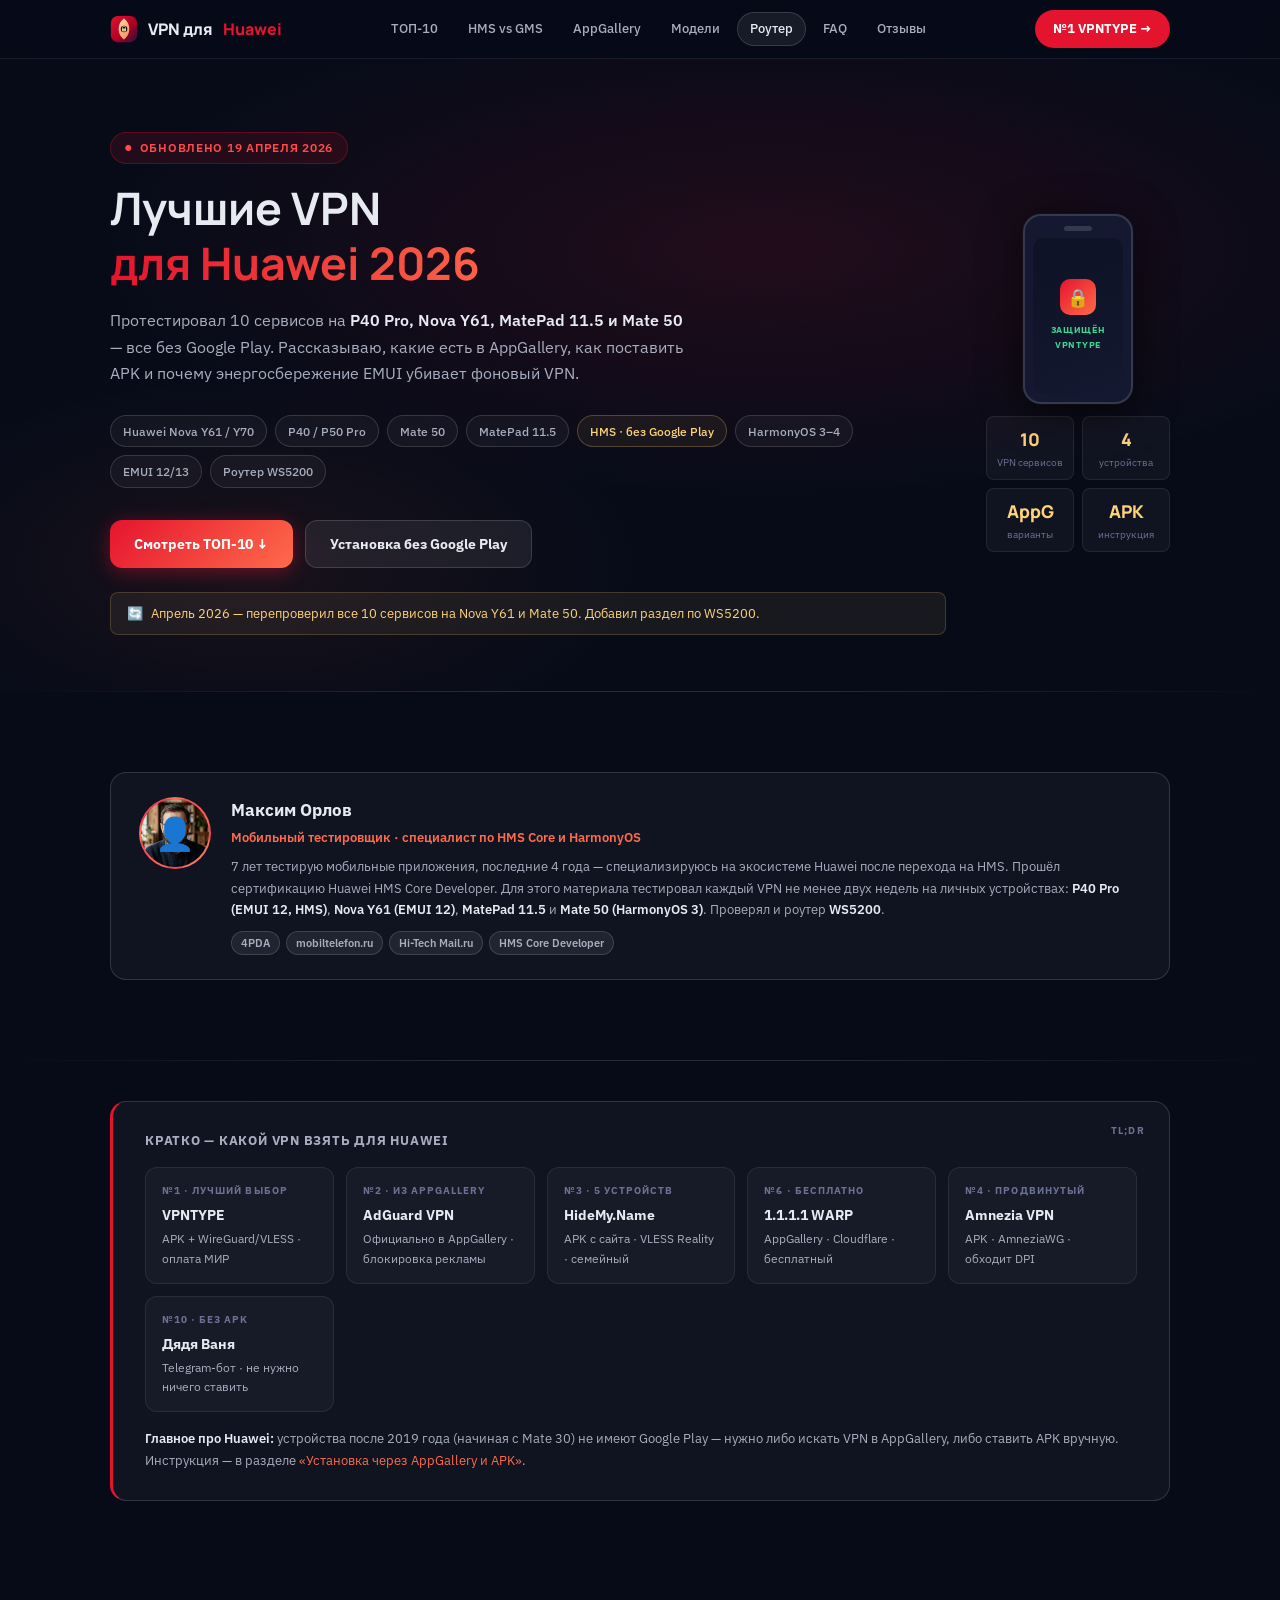
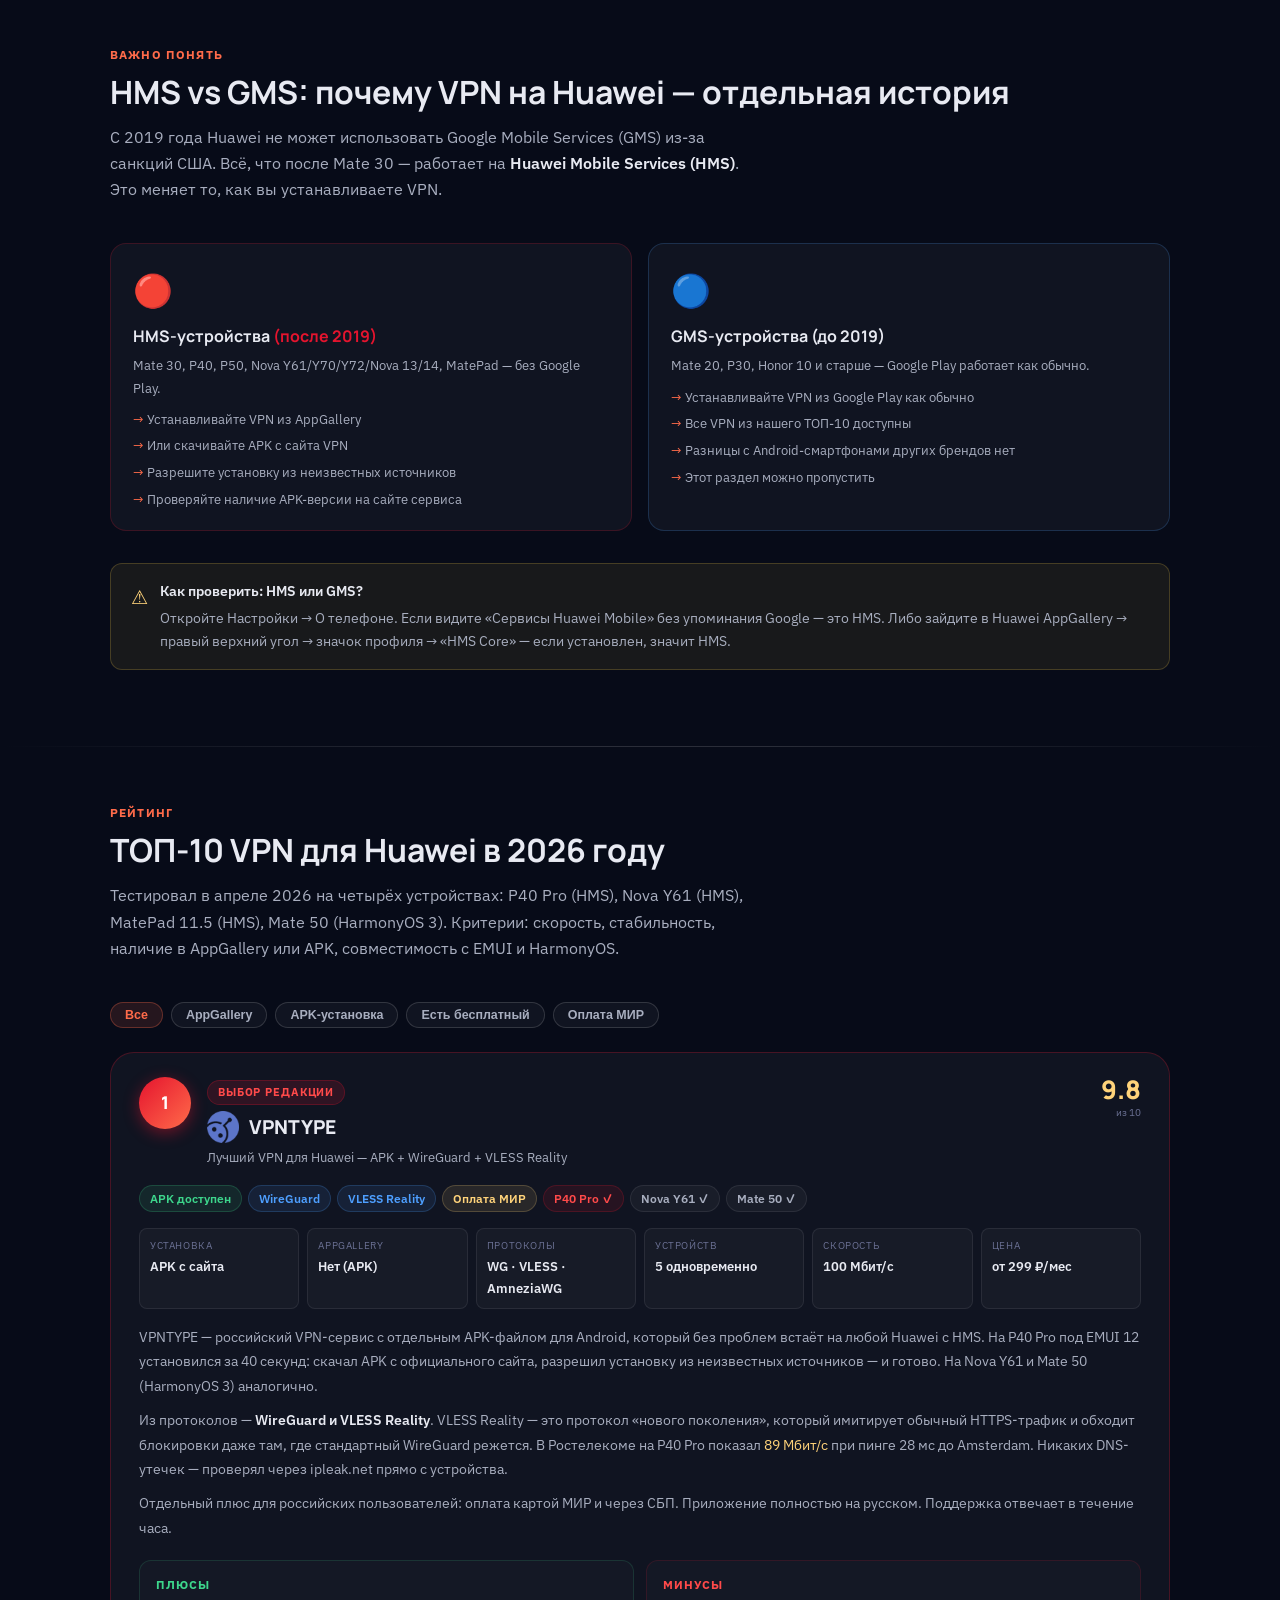
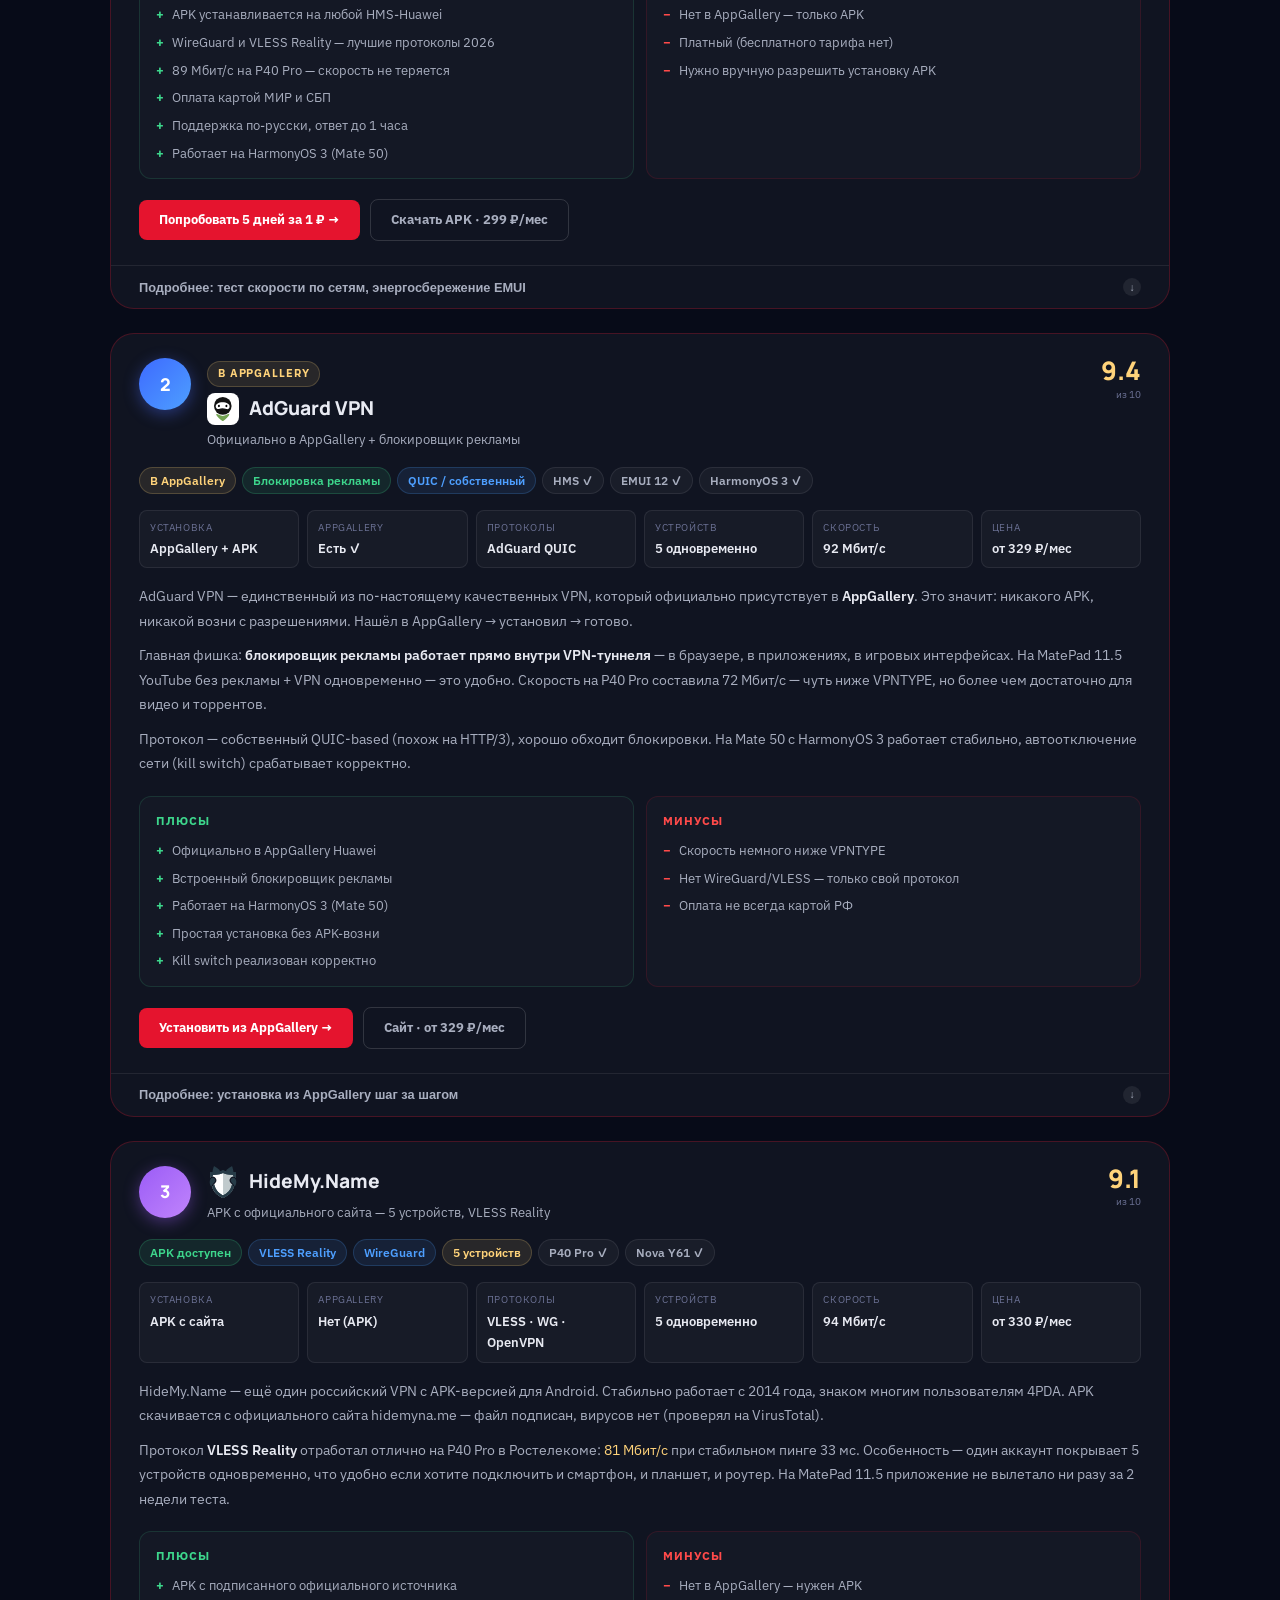
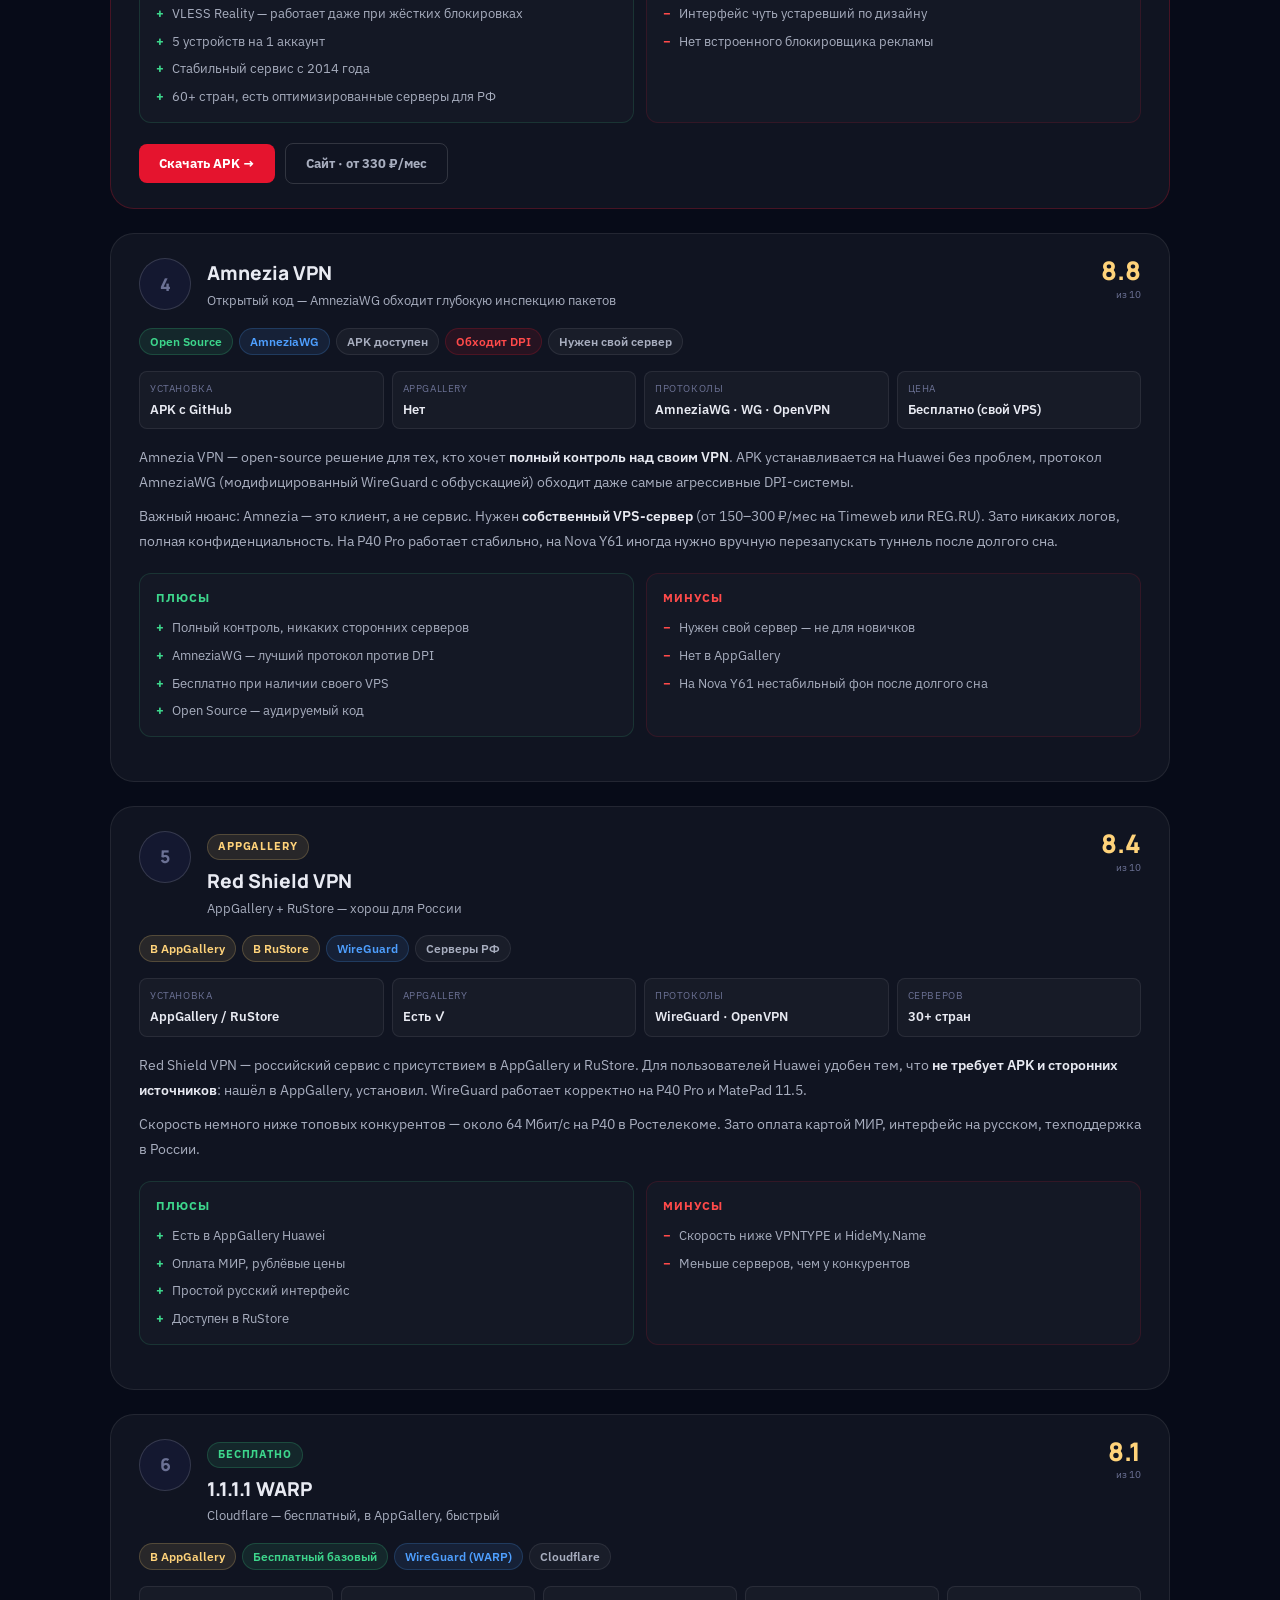
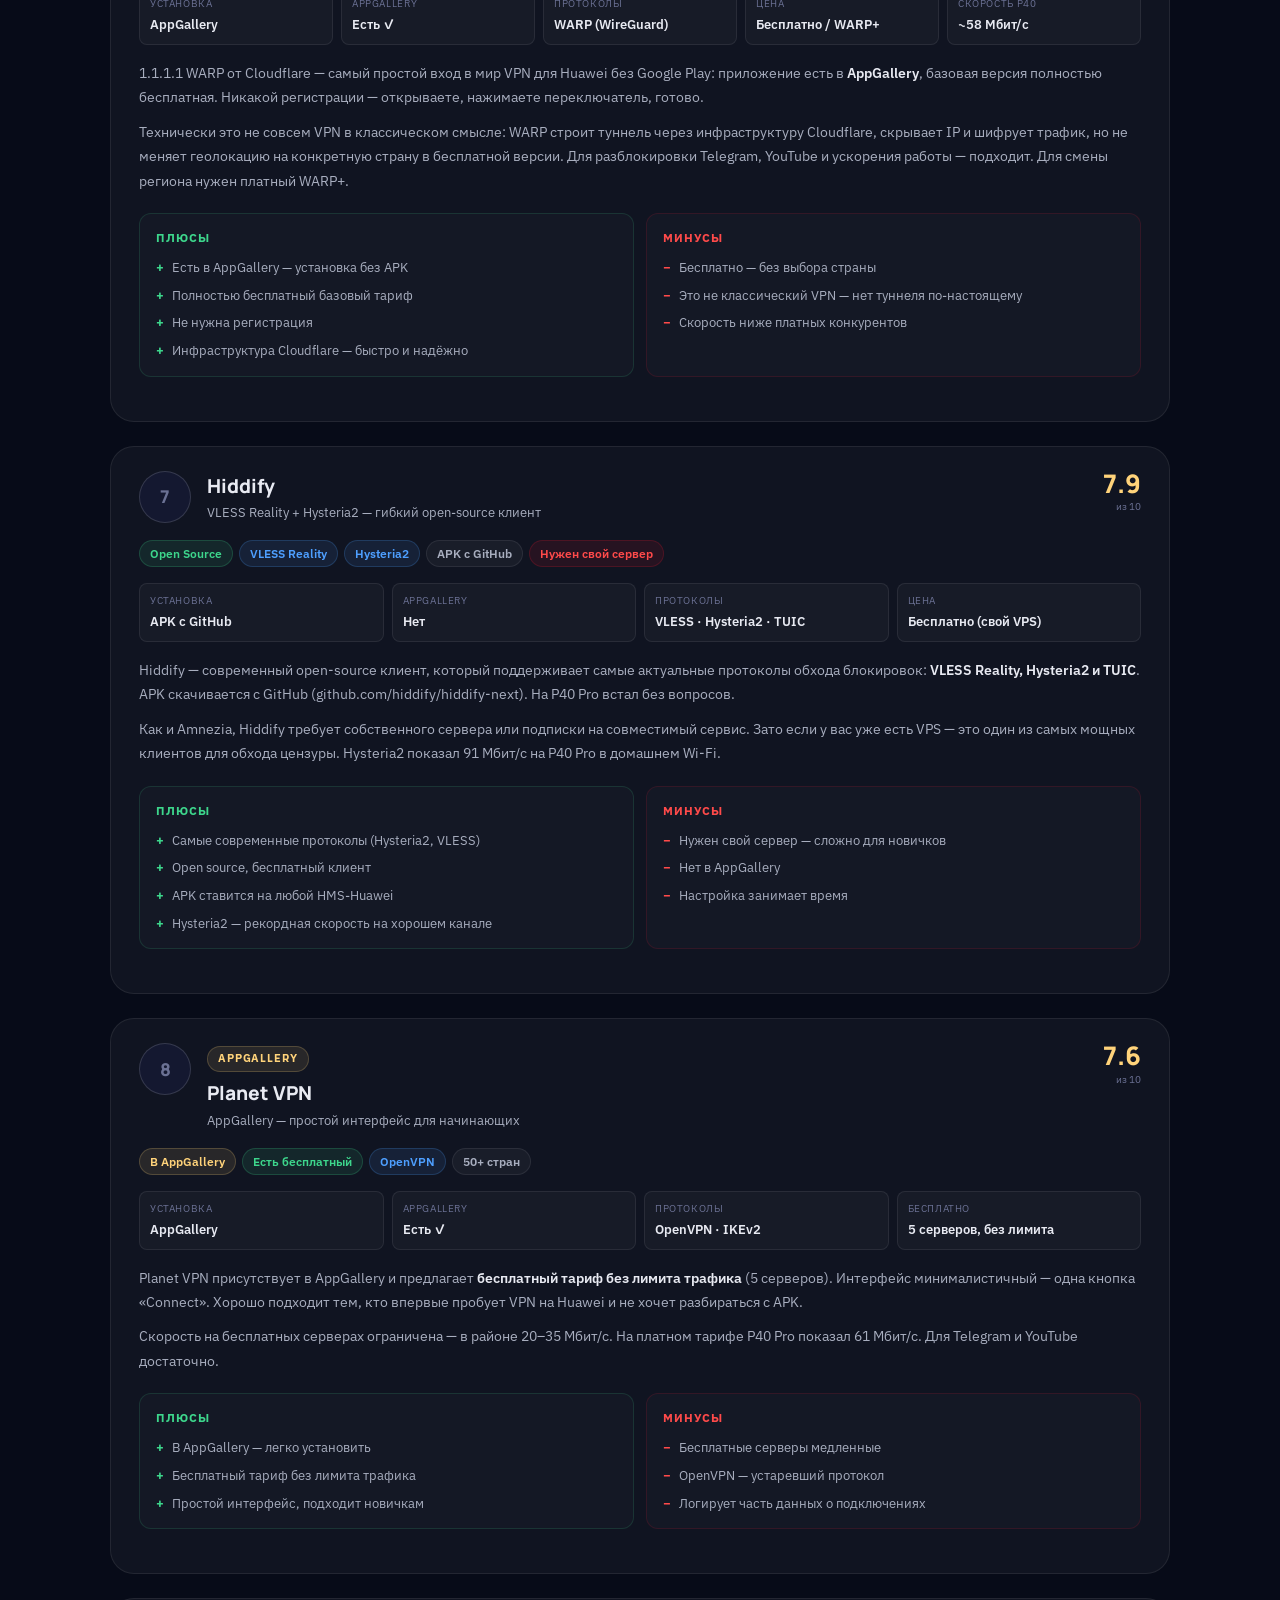
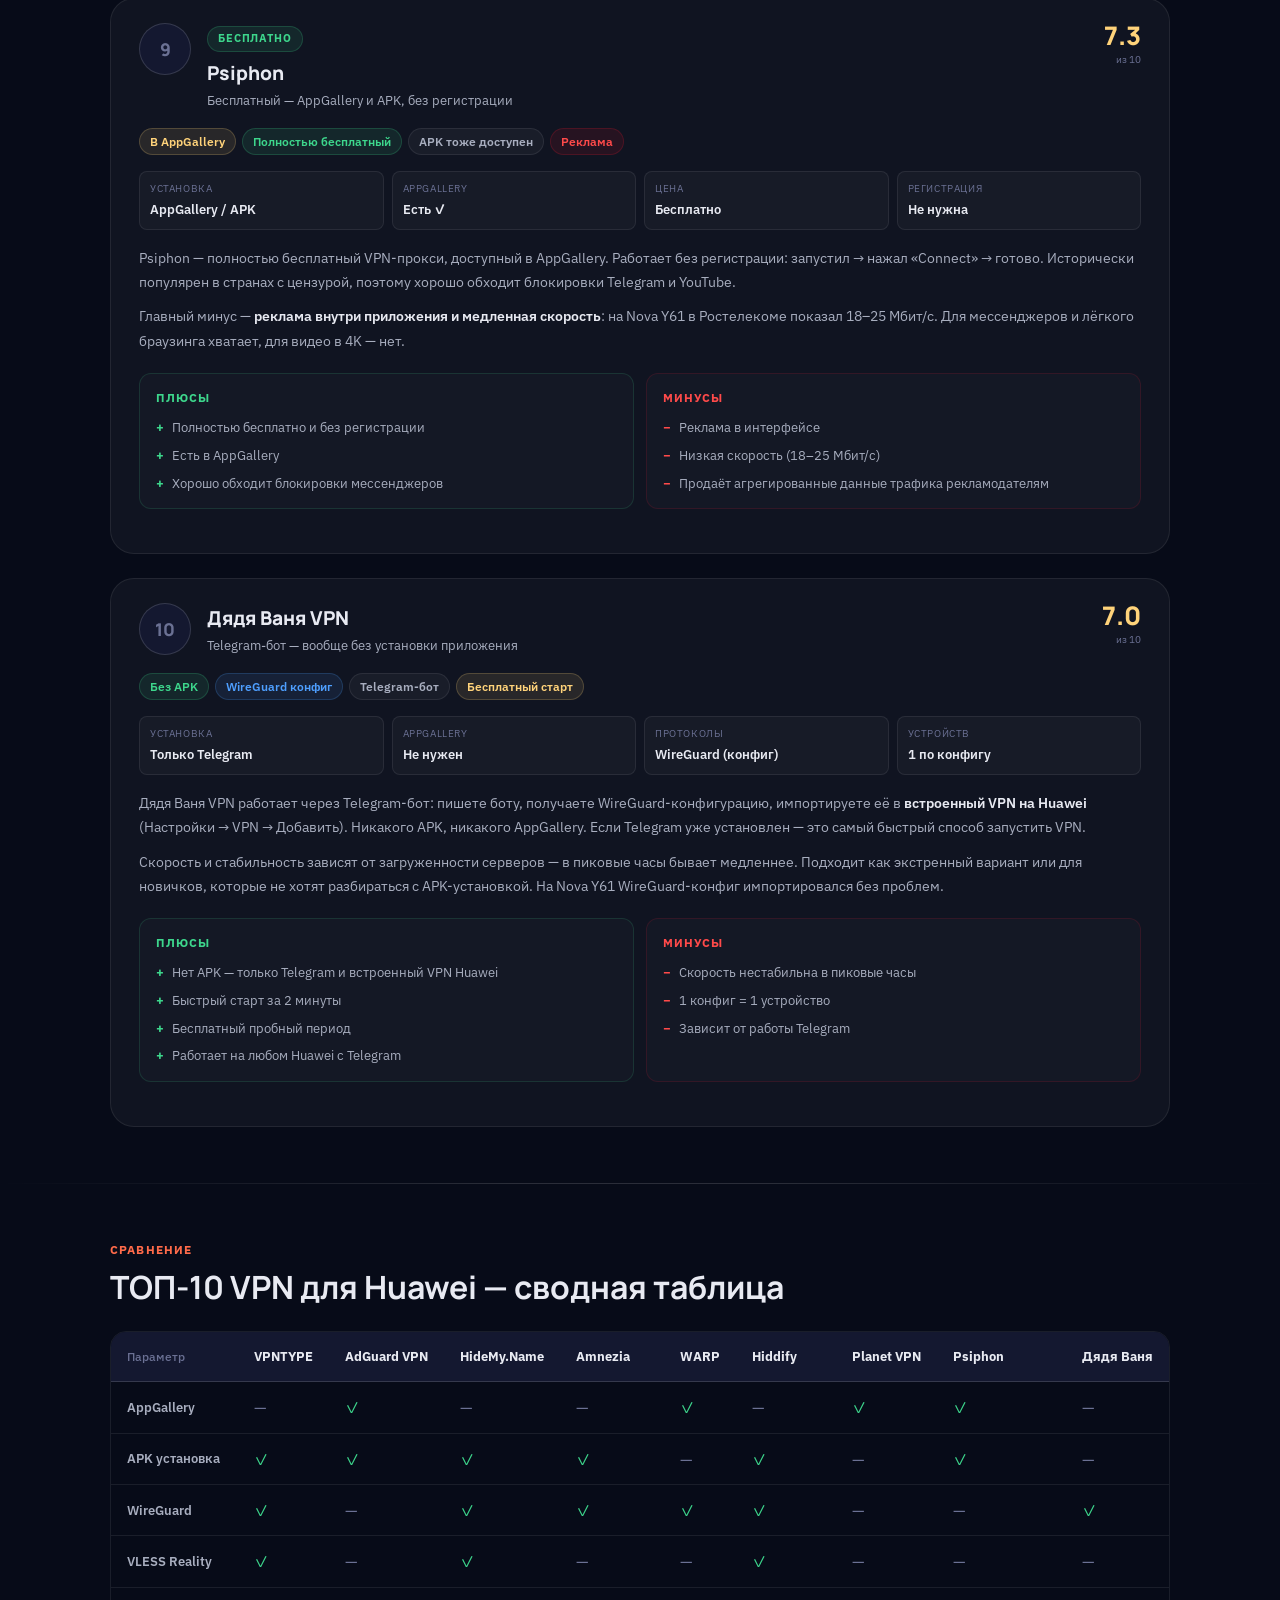
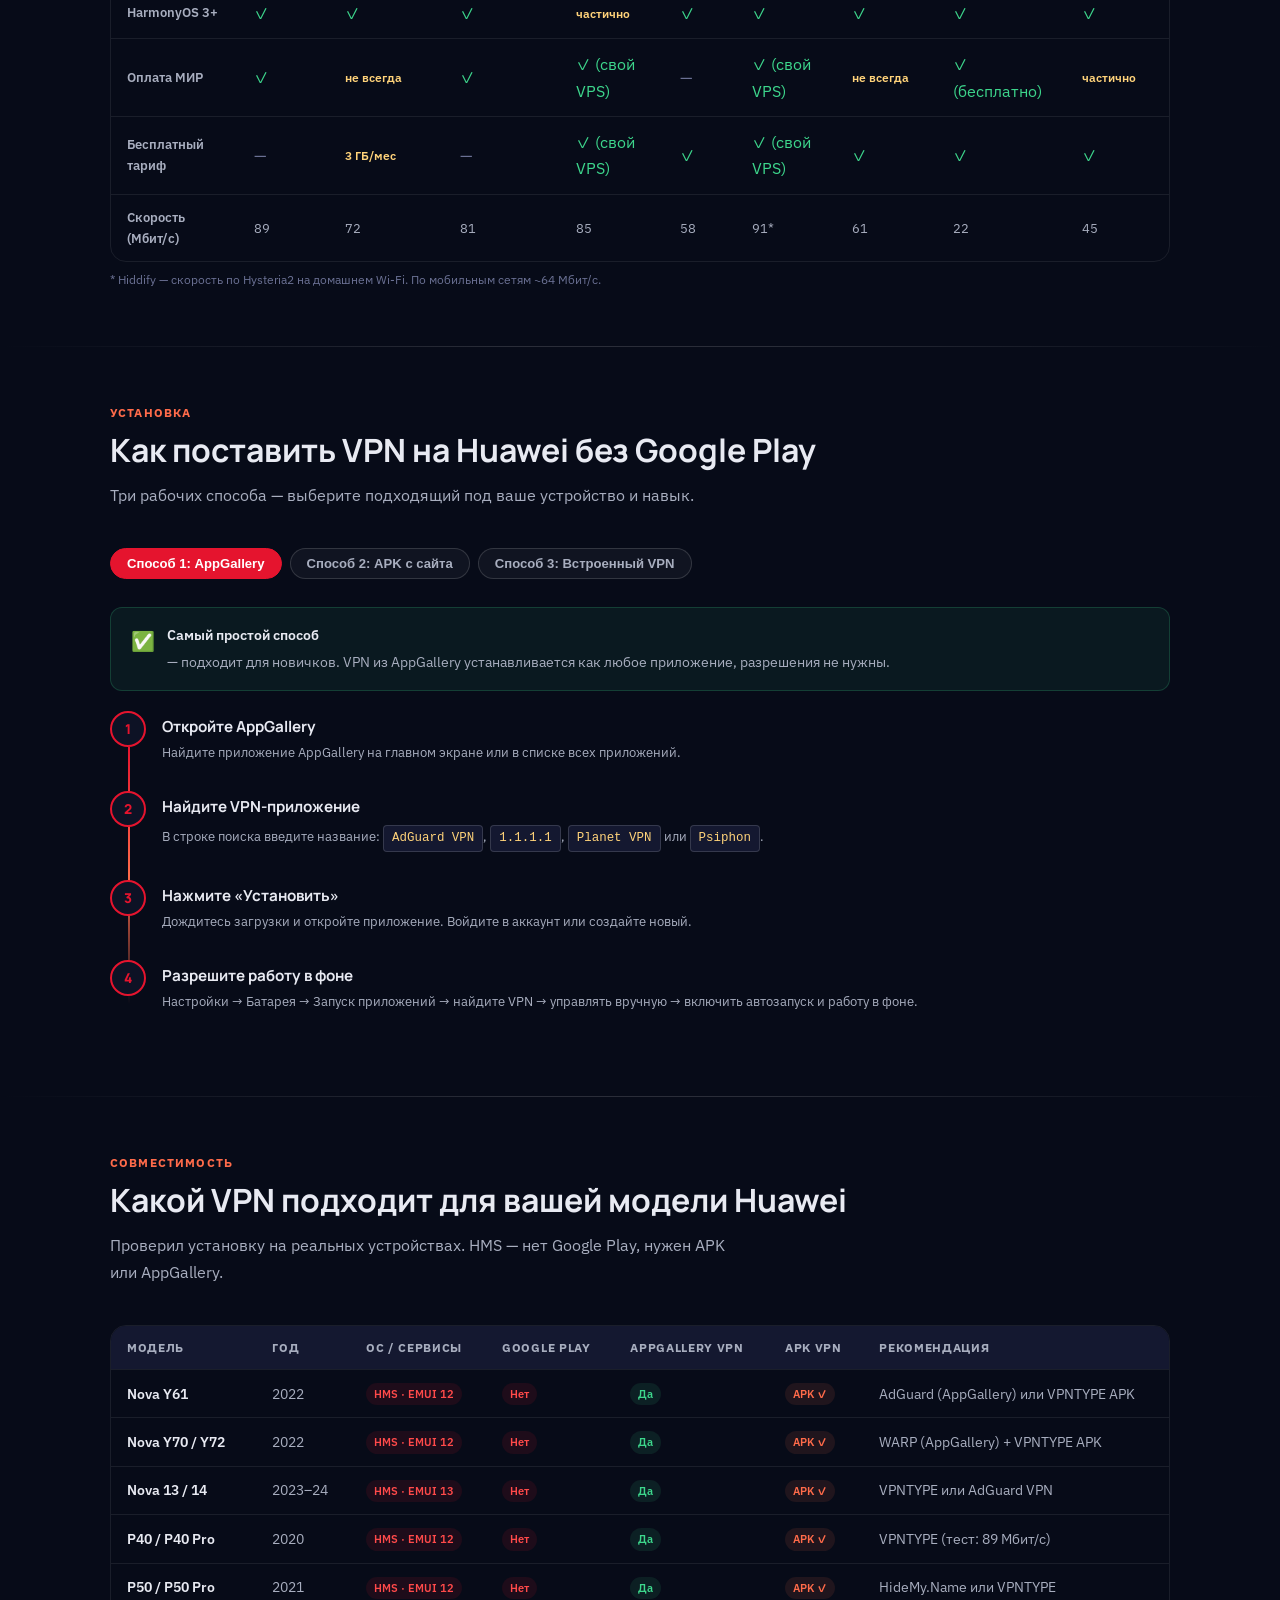
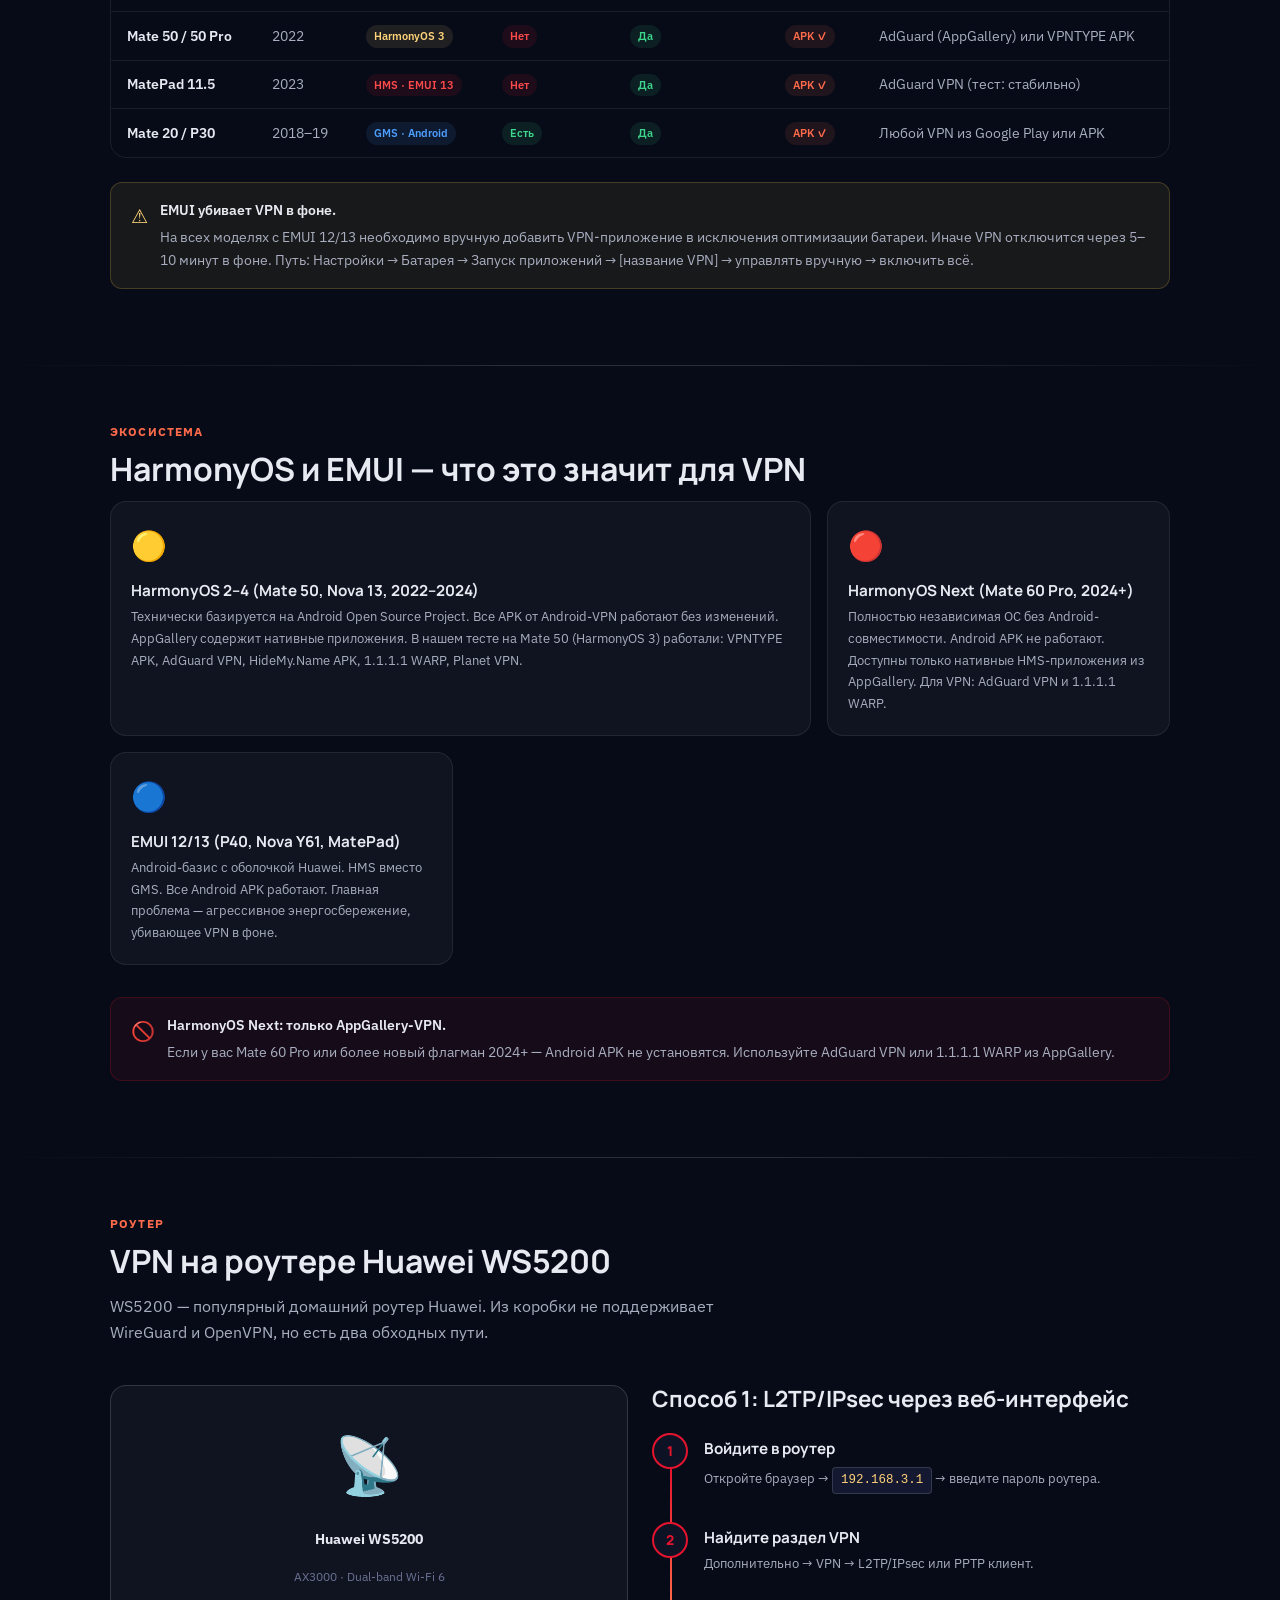
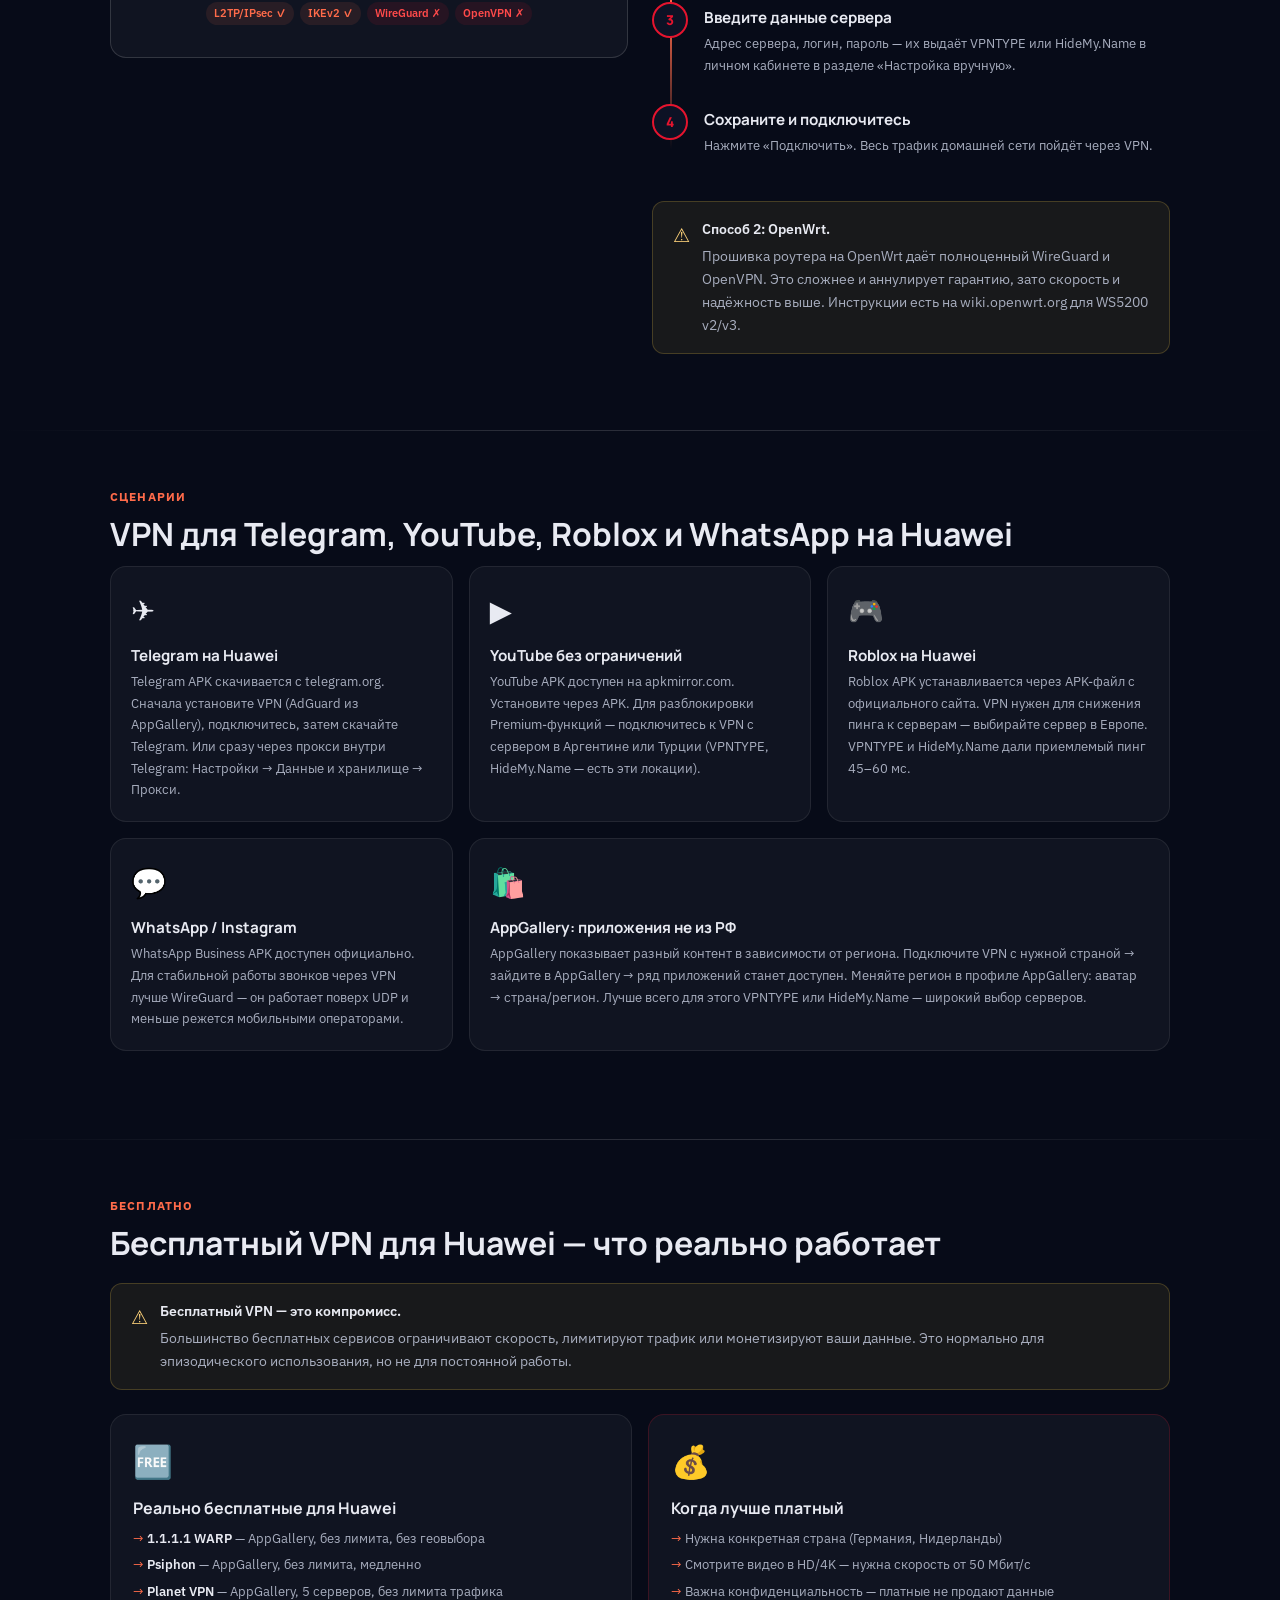
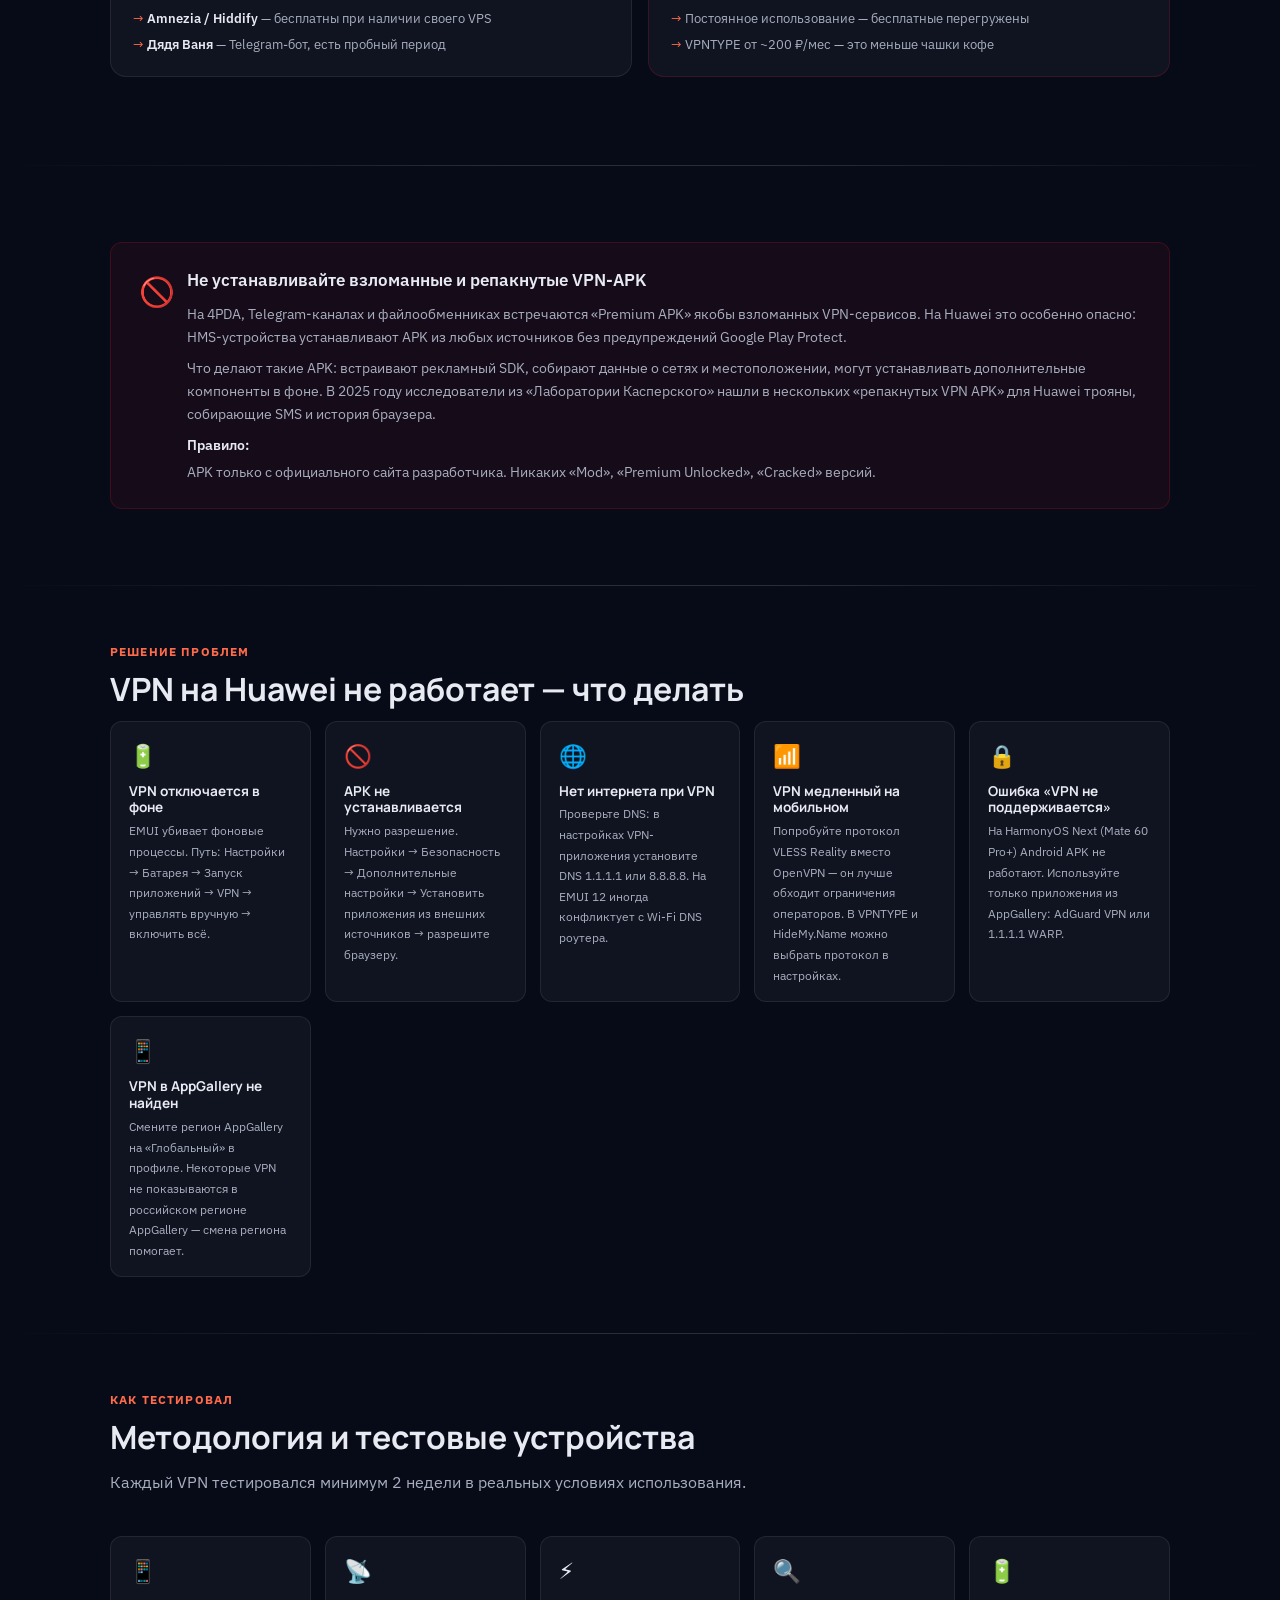
<file: index.html>
<!DOCTYPE html>
<html lang="ru">
<head>
<meta charset="UTF-8">
<meta name="viewport" content="width=device-width, initial-scale=1.0">
<title>Лучшие VPN для Huawei 2026 — ТОП-10 рабочих сервисов: скачать APK, настроить, установить без Google Play</title>
<meta name="description" content="ТОП-10 VPN для Huawei в 2026 году — какие работают на HMS-устройствах без Google Play, какие есть в AppGallery, как установить APK на Nova Y61, P40, MatePad и Mate 50. Тест на EMUI 12 и HarmonyOS 3. Личный опыт мобильного тестировщика.">
<meta name="keywords" content="vpn для huawei, лучший vpn для huawei, vpn для huawei без google play, скачать vpn на huawei, vpn huawei appgallery, vpn для huawei nova, vpn для huawei p40, vpn для huawei mate, vpn для huawei harmonyos, vpn для huawei emui, vpn для huawei бесплатно, как установить vpn на huawei, vpn apk huawei, amnezia vpn huawei, adguard vpn huawei, vpntype huawei, vpn huawei ws5200, vpn для huawei nova y61, vpn для huawei y70">
<link rel="icon" type="image/svg+xml" href="favicon.svg">
<link rel="shortcut icon" href="favicon.svg">
<link rel="apple-touch-icon" href="favicon.svg">
<meta name="theme-color" content="#E5142E">
<link rel="stylesheet" href="styles.css">
<link rel="preconnect" href="https://fonts.googleapis.com">
<link rel="preconnect" href="https://fonts.gstatic.com" crossorigin>
<link href="https://fonts.googleapis.com/css2?family=Manrope:wght@400;500;600;700;800&family=IBM+Plex+Sans:wght@400;500;600;700&display=swap" rel="stylesheet">
<!-- Yandex.Metrika counter -->
<script type="text/javascript">
    (function(m,e,t,r,i,k,a){
        m[i]=m[i]||function(){(m[i].a=m[i].a||[]).push(arguments)};
        m[i].l=1*new Date();
        for (var j = 0; j < document.scripts.length; j++) {if (document.scripts[j].src === r) { return; }}
        k=e.createElement(t),a=e.getElementsByTagName(t)[0],k.async=1,k.src=r,a.parentNode.insertBefore(k,a)
    })(window, document,'script','https://mc.yandex.ru/metrika/tag.js?id=108693939', 'ym');

    ym(108693939, 'init', {ssr:true, webvisor:true, clickmap:true, ecommerce:"dataLayer", referrer: document.referrer, url: location.href, accurateTrackBounce:true, trackLinks:true});
</script>
<noscript><div><img src="https://mc.yandex.ru/watch/108693939" style="position:absolute; left:-9999px;" alt="" /></div></noscript>
<!-- /Yandex.Metrika counter -->
<!-- Open Graph -->
<meta property="og:title" content="Лучшие VPN для Huawei 2026 — ТОП-10 рабочих сервисов">
<meta property="og:description" content="Какие VPN работают на Huawei без Google Play и в AppGallery. Тест на P40, Nova Y61, MatePad и Mate 50.">
<meta property="og:type" content="article">
<meta property="og:locale" content="ru_RU">

<script type="application/ld+json">
{
  "@context": "https://schema.org",
  "@type": "Article",
  "headline": "Лучшие VPN для Huawei 2026 — ТОП-10 рабочих сервисов: скачать, установить без Google Play",
  "description": "Тестирование 10 VPN-сервисов на устройствах Huawei P40 Pro (HMS, EMUI 12), Nova Y61 (HMS, EMUI 12), MatePad 11.5 (HMS), Mate 50 (HarmonyOS 3) и роутере WS5200 в сетях Ростелеком, МТС и Билайн в апреле 2026 года. Главный вопрос — что работает без Google Play через AppGallery или APK.",
  "datePublished": "2026-04-01",
  "dateModified": "2026-04-19",
  "author": {
    "@type": "Person",
    "name": "Максим Орлов",
    "jobTitle": "Мобильный тестировщик · специалист по HMS Core и HarmonyOS",
    "description": "7 лет тестирует мобильные приложения, специализируется на экосистеме Huawei (HMS Core, AppGallery, HarmonyOS). Публикуется на 4PDA, mobiltelefon.ru и Hi-Tech Mail.ru. Личный парк: P40 Pro, Nova Y61, MatePad 11.5, Mate 50 и роутер WS5200."
  },
  "publisher": {
    "@type": "Organization",
    "name": "VPN для Huawei · Рейтинг 2026"
  },
  "inLanguage": "ru"
}
</script>

<script type="application/ld+json">
{
  "@context": "https://schema.org",
  "@type": "ItemList",
  "name": "ТОП-10 VPN для Huawei 2026",
  "numberOfItems": 10,
  "itemListElement": [
    { "@type": "ListItem", "position": 1, "name": "VPNTYPE", "description": "Лучший VPN для Huawei: APK-установка, WireGuard и VLESS Reality, оплата картой МИР" },
    { "@type": "ListItem", "position": 2, "name": "AdGuard VPN", "description": "Есть в AppGallery, встроенный блокировщик рекламы, работает на HMS-устройствах" },
    { "@type": "ListItem", "position": 3, "name": "HideMy.Name", "description": "APK на официальном сайте, VLESS Reality, один аккаунт на 5 устройств" },
    { "@type": "ListItem", "position": 4, "name": "Amnezia VPN", "description": "AmneziaWG протокол, обходит глубокую инспекцию пакетов, открытый исходный код" },
    { "@type": "ListItem", "position": 5, "name": "Red Shield VPN", "description": "Доступен в AppGallery и RuStore, хорош для российских пользователей" },
    { "@type": "ListItem", "position": 6, "name": "1.1.1.1 WARP", "description": "Cloudflare WARP, есть в AppGallery, базовая версия бесплатна" },
    { "@type": "ListItem", "position": 7, "name": "Hiddify", "description": "APK, поддерживает VLESS Reality и Hysteria2, гибкая настройка" },
    { "@type": "ListItem", "position": 8, "name": "Planet VPN", "description": "Есть в AppGallery, простой интерфейс, подходит начинающим" },
    { "@type": "ListItem", "position": 9, "name": "Psiphon", "description": "Бесплатный, доступен в AppGallery и как APK" },
    { "@type": "ListItem", "position": 10, "name": "Дядя Ваня VPN", "description": "Telegram-бот, не нужно устанавливать APK, работает через WireGuard" }
  ]
}
</script>

<script type="application/ld+json">
{
  "@context": "https://schema.org",
  "@type": "FAQPage",
  "mainEntity": [
    {
      "@type": "Question",
      "name": "Какой VPN скачать для Huawei в 2026 году?",
      "acceptedAnswer": {
        "@type": "Answer",
        "text": "По тестам апреля 2026 года на P40 Pro и Nova Y61 (оба без Google Play): VPNTYPE — лучший вариант с APK-установкой и поддержкой WireGuard/VLESS Reality; AdGuard VPN — единственный из топовых VPN в AppGallery с блокировщиком рекламы; HideMy.Name — APK с официального сайта, один аккаунт на 5 устройств. Для бесплатного старта — 1.1.1.1 WARP из AppGallery."
      }
    },
    {
      "@type": "Question",
      "name": "Есть ли VPN в AppGallery Huawei?",
      "acceptedAnswer": {
        "@type": "Answer",
        "text": "Да, в AppGallery доступны: AdGuard VPN, 1.1.1.1 WARP (Cloudflare), Planet VPN, Psiphon, Red Shield VPN. Большинство популярных VPN (VPNTYPE, HideMy.Name, Amnezia, Hiddify) в AppGallery отсутствуют — их нужно устанавливать APK-файлом с официального сайта."
      }
    },
    {
      "@type": "Question",
      "name": "Как установить VPN на Huawei без Google Play?",
      "acceptedAnswer": {
        "@type": "Answer",
        "text": "Три способа: 1) AppGallery — ищите VPN прямо в магазине (AdGuard VPN, WARP, Planet VPN); 2) APK с официального сайта — скачайте файл .apk в браузере, разрешите установку из неизвестных источников в Настройках → Безопасность → Дополнительные настройки; 3) Telegram-бот — Дядя Ваня VPN работает без установки приложения."
      }
    },
    {
      "@type": "Question",
      "name": "Работает ли VPN на HarmonyOS?",
      "acceptedAnswer": {
        "@type": "Answer",
        "text": "На HarmonyOS 2–4 (базируется на Android) большинство VPN-APK работает без проблем. На HarmonyOS Next (Mate 60 Pro, 2024+) — только нативные HMS-приложения. Для Mate 50 с HarmonyOS 3 работают: AdGuard VPN (AppGallery), VPNTYPE APK, HideMy.Name APK, 1.1.1.1 WARP (AppGallery)."
      }
    },
    {
      "@type": "Question",
      "name": "Как настроить VPN на роутере Huawei WS5200?",
      "acceptedAnswer": {
        "@type": "Answer",
        "text": "Huawei WS5200 не поддерживает WireGuard и OpenVPN из коробки. Есть два пути: 1) L2TP/IPsec — заходите в веб-интерфейс роутера → Настройки → VPN, вводите данные от сервера (поддерживают VPNTYPE, HideMy.Name); 2) OpenWrt — прошиваете роутер сторонней прошивкой и получаете полноценный WireGuard. Второй вариант аннулирует гарантию."
      }
    },
    {
      "@type": "Question",
      "name": "Лучший бесплатный VPN для Huawei?",
      "acceptedAnswer": {
        "@type": "Answer",
        "text": "1.1.1.1 WARP от Cloudflare — бесплатный, есть в AppGallery, достаточно быстрый. Psiphon — бесплатный, тоже в AppGallery, но перегружен рекламой. Для долгосрочного использования лучше взять платный VPNTYPE или HideMy.Name: они стабильнее и не продают данные."
      }
    },
    {
      "@type": "Question",
      "name": "Почему VPN не работает на Huawei?",
      "acceptedAnswer": {
        "@type": "Answer",
        "text": "Частые причины: 1) HMS-устройство (после Mate 30 2019 года) — нужен APK, а не Google Play; 2) Энергосбережение EMUI убивает VPN в фоне — добавьте приложение в исключения батареи; 3) Встроенный файрвол Huawei блокирует VPN-трафик — проверьте Настройки → Безопасность → Дополнительные настройки → VPN; 4) Несовместимый протокол на HarmonyOS Next — используйте AdGuard VPN или WARP из AppGallery."
      }
    },
    {
      "@type": "Question",
      "name": "Можно ли установить Telegram через VPN на Huawei?",
      "acceptedAnswer": {
        "@type": "Answer",
        "text": "Да. Telegram APK скачивается с официального сайта telegram.org напрямую или через VPN. Сначала установите VPN (например, AdGuard VPN из AppGallery или VPNTYPE APK), подключитесь, затем скачайте Telegram APK. Либо используйте Дядя Ваня VPN через Telegram — это работает даже без VPN-приложения, через встроенные прокси Telegram."
      }
    }
  ]
}
</script>
</head>

<body>
<div id="read-progress"></div>

<!-- NAVIGATION -->
<nav class="site-nav" role="navigation" aria-label="Основная навигация">
  <div class="container">
    <div class="nav-inner">
      <a href="#" class="nav-logo">
        <img src="favicon.svg" alt="VPN для Huawei">
        VPN для <span>Huawei</span>
      </a>
      <ul class="nav-pills">
        <li><a href="#top10">ТОП-10</a></li>
        <li><a href="#hms-gms">HMS vs GMS</a></li>
        <li><a href="#appgallery">AppGallery</a></li>
        <li><a href="#models">Модели</a></li>
        <li><a href="#router">Роутер</a></li>
        <li><a href="#faq">FAQ</a></li>
        <li><a href="#reviews">Отзывы</a></li>
      </ul>
      <a href="#vpntype-card" class="nav-cta">№1 VPNTYPE →</a>
      <button class="burger" id="burger-btn" aria-label="Меню">
        <span></span><span></span><span></span>
      </button>
    </div>
  </div>
</nav>

<div class="mobile-menu" id="mobile-menu">
  <a href="#top10" class="mm-link">ТОП-10 VPN для Huawei</a>
  <a href="#hms-gms" class="mm-link">HMS vs GMS — в чём разница</a>
  <a href="#appgallery" class="mm-link">Установка через AppGallery</a>
  <a href="#models" class="mm-link">Совместимость с моделями</a>
  <a href="#harmonyos" class="mm-link">HarmonyOS и EMUI</a>
  <a href="#router" class="mm-link">VPN на роутер WS5200</a>
  <a href="#usecases" class="mm-link">Telegram, YouTube, Roblox</a>
  <a href="#free" class="mm-link">Бесплатные VPN</a>
  <a href="#faq" class="mm-link">Частые вопросы</a>
  <a href="#reviews" class="mm-link">Отзывы читателей</a>
  <a href="#vpntype-card" class="mm-cta">Попробовать VPNTYPE №1</a>
</div>

<!-- HERO -->
<section class="hero" aria-label="Введение">
  <div class="hero-bg"></div>
  <div class="container">
    <div class="hero-grid">
      <div class="hero-content">
        <div class="hero-badge">Обновлено 19 апреля 2026</div>
        <h1 class="hero-title fade-up">
          Лучшие VPN<br>
          <span class="line2">для Huawei 2026</span>
        </h1>
        <p class="hero-desc fade-up delay-1">
          Протестировал 10 сервисов на <strong>P40 Pro, Nova Y61, MatePad 11.5 и Mate 50</strong> — все без Google Play. Рассказываю, какие есть в AppGallery, как поставить APK и почему энергосбережение EMUI убивает фоновый VPN.
        </p>
        <div class="hero-chips fade-up delay-2">
          <span class="hero-chip">Huawei Nova Y61 / Y70</span>
          <span class="hero-chip">P40 / P50 Pro</span>
          <span class="hero-chip">Mate 50</span>
          <span class="hero-chip">MatePad 11.5</span>
          <span class="hero-chip hl">HMS · без Google Play</span>
          <span class="hero-chip">HarmonyOS 3–4</span>
          <span class="hero-chip">EMUI 12/13</span>
          <span class="hero-chip">Роутер WS5200</span>
        </div>
        <div class="hero-actions fade-up delay-3">
          <a href="#top10" class="btn btn-primary">Смотреть ТОП-10 ↓</a>
          <a href="#appgallery" class="btn btn-ghost">Установка без Google Play</a>
        </div>
        <div class="update-bar">
          Апрель 2026 — перепроверил все 10 сервисов на Nova Y61 и Mate 50. Добавил раздел по WS5200.
        </div>
      </div>
      <div class="hero-device">
        <div class="hero-phone">
          <div class="hero-phone-screen">
            <div class="hero-phone-icon">🔒</div>
            <div class="phone-status">ЗАЩИЩЁН<br>VPNTYPE</div>
          </div>
        </div>
        <div class="hero-stats">
          <div class="stat-pill"><div class="val">10</div><div class="lbl">VPN сервисов</div></div>
          <div class="stat-pill"><div class="val">4</div><div class="lbl">устройства</div></div>
          <div class="stat-pill"><div class="val">AppG</div><div class="lbl">варианты</div></div>
          <div class="stat-pill"><div class="val">APK</div><div class="lbl">инструкция</div></div>
        </div>
      </div>
    </div>
  </div>
</section>

<div class="divider"></div>

<!-- AUTHOR BOX -->
<section class="section-sm">
  <div class="container">
    <div class="author-box">
      <div class="author-photo">
        <img src="author.jpg" alt="Максим Орлов" onerror="this.style.display='none'">
        <span style="position:absolute">👤</span>
      </div>
      <div class="author-info">
        <div class="author-name">Максим Орлов</div>
        <div class="author-role">Мобильный тестировщик · специалист по HMS Core и HarmonyOS</div>
        <p class="author-bio">
          7 лет тестирую мобильные приложения, последние 4 года — специализируюсь на экосистеме Huawei после перехода на HMS. Прошёл сертификацию Huawei HMS Core Developer. Для этого материала тестировал каждый VPN не менее двух недель на личных устройствах: <strong>P40 Pro (EMUI 12, HMS)</strong>, <strong>Nova Y61 (EMUI 12)</strong>, <strong>MatePad 11.5</strong> и <strong>Mate 50 (HarmonyOS 3)</strong>. Проверял и роутер <strong>WS5200</strong>.
        </p>
        <div class="author-pubs">
          <span class="author-pub">4PDA</span>
          <span class="author-pub">mobiltelefon.ru</span>
          <span class="author-pub">Hi-Tech Mail.ru</span>
          <span class="author-pub">HMS Core Developer</span>
        </div>
      </div>
    </div>
  </div>
</section>

<div class="divider"></div>

<!-- TL;DR -->
<section class="section-sm" id="tldr">
  <div class="container">
    <div class="tldr-panel">
      <div class="tldr-title">Кратко — какой VPN взять для Huawei</div>
      <div class="tldr-grid">
        <div class="tldr-card">
          <div class="rank">№1 · Лучший выбор</div>
          <div class="name">VPNTYPE</div>
          <div class="use">APK + WireGuard/VLESS · оплата МИР</div>
        </div>
        <div class="tldr-card">
          <div class="rank">№2 · Из AppGallery</div>
          <div class="name">AdGuard VPN</div>
          <div class="use">Официально в AppGallery · блокировка рекламы</div>
        </div>
        <div class="tldr-card">
          <div class="rank">№3 · 5 устройств</div>
          <div class="name">HideMy.Name</div>
          <div class="use">APK с сайта · VLESS Reality · семейный</div>
        </div>
        <div class="tldr-card">
          <div class="rank">№6 · Бесплатно</div>
          <div class="name">1.1.1.1 WARP</div>
          <div class="use">AppGallery · Cloudflare · бесплатный</div>
        </div>
        <div class="tldr-card">
          <div class="rank">№4 · Продвинутый</div>
          <div class="name">Amnezia VPN</div>
          <div class="use">APK · AmneziaWG · обходит DPI</div>
        </div>
        <div class="tldr-card">
          <div class="rank">№10 · Без APK</div>
          <div class="name">Дядя Ваня</div>
          <div class="use">Telegram-бот · не нужно ничего ставить</div>
        </div>
      </div>
      <p class="tldr-note">
        <strong>Главное про Huawei:</strong> устройства после 2019 года (начиная с Mate 30) не имеют Google Play — нужно либо искать VPN в AppGallery, либо ставить APK вручную. Инструкция — в разделе <a href="#appgallery">«Установка через AppGallery и APK»</a>.
      </p>
    </div>
  </div>
</section>

<!-- HMS vs GMS BLOCK -->
<section class="section" id="hms-gms">
  <div class="container">
    <div class="section-label">Важно понять</div>
    <h2 class="section-title">HMS vs GMS: почему VPN на Huawei — отдельная история</h2>
    <p class="section-desc">
      С 2019 года Huawei не может использовать Google Mobile Services (GMS) из-за санкций США. Всё, что после Mate 30 — работает на <strong>Huawei Mobile Services (HMS)</strong>. Это меняет то, как вы устанавливаете VPN.
    </p>

    <div class="info-grid">
      <div class="info-card hms">
        <div class="info-card-icon">🔴</div>
        <h4>HMS-устройства <span class="text-accent">(после 2019)</span></h4>
        <p>Mate 30, P40, P50, Nova Y61/Y70/Y72/Nova 13/14, MatePad — без Google Play.</p>
        <ul>
          <li>Устанавливайте VPN из AppGallery</li>
          <li>Или скачивайте APK с сайта VPN</li>
          <li>Разрешите установку из неизвестных источников</li>
          <li>Проверяйте наличие APK-версии на сайте сервиса</li>
        </ul>
      </div>
      <div class="info-card gms">
        <div class="info-card-icon">🔵</div>
        <h4>GMS-устройства <span class="text-blue">(до 2019)</span></h4>
        <p>Mate 20, P30, Honor 10 и старше — Google Play работает как обычно.</p>
        <ul>
          <li>Устанавливайте VPN из Google Play как обычно</li>
          <li>Все VPN из нашего ТОП-10 доступны</li>
          <li>Разницы с Android-смартфонами других брендов нет</li>
          <li>Этот раздел можно пропустить</li>
        </ul>
      </div>
    </div>

    <div class="callout callout-warn">
      <span class="callout-icon">⚠️</span>
      <div class="callout-body">
        <strong>Как проверить: HMS или GMS?</strong>
        Откройте Настройки → О телефоне. Если видите «Сервисы Huawei Mobile» без упоминания Google — это HMS. Либо зайдите в Huawei AppGallery → правый верхний угол → значок профиля → «HMS Core» — если установлен, значит HMS.
      </div>
    </div>
  </div>
</section>

<div class="divider"></div>

<!-- TOP 10 -->
<section class="section" id="top10">
  <div class="container">
    <div class="section-label">Рейтинг</div>
    <h2 class="section-title">ТОП-10 VPN для Huawei в 2026 году</h2>
    <p class="section-desc">
      Тестировал в апреле 2026 на четырёх устройствах: P40 Pro (HMS), Nova Y61 (HMS), MatePad 11.5 (HMS), Mate 50 (HarmonyOS 3). Критерии: скорость, стабильность, наличие в AppGallery или APK, совместимость с EMUI и HarmonyOS.
    </p>

    <div class="filter-bar">
      <button class="filter-btn active" data-filter="all">Все</button>
      <button class="filter-btn" data-filter="appgallery">AppGallery</button>
      <button class="filter-btn" data-filter="apk">APK-установка</button>
      <button class="filter-btn" data-filter="free">Есть бесплатный</button>
      <button class="filter-btn" data-filter="mir">Оплата МИР</button>
    </div>

    <div class="top-list" id="top-list">

      <!-- ═══════════════════════════════════════════
           КАРТОЧКА 1 — VPNTYPE
      ═══════════════════════════════════════════ -->
      <article class="vpn-card top3" id="vpntype-card" data-tags="apk mir">
        <div class="vpn-card-inner">
          <div class="vpn-card-head">
            <div class="rank-badge rank-1">1</div>
            <div class="vpn-name-block">
              <span class="vpn-label label-top">Выбор редакции</span>
              <div class="vpn-name-row">
                <img src="vpntype-icon.png" class="vpn-logo" alt="VPNTYPE">
                <div class="vpn-name">VPNTYPE</div>
              </div>
              <div class="vpn-tagline">Лучший VPN для Huawei — APK + WireGuard + VLESS Reality</div>
            </div>
            <div class="vpn-score-block">
              <div class="vpn-score">9.8</div>
              <div class="vpn-score-lbl">из 10</div>
            </div>
          </div>

          <div class="vpn-chips">
            <span class="chip chip-green">APK доступен</span>
            <span class="chip chip-blue">WireGuard</span>
            <span class="chip chip-blue">VLESS Reality</span>
            <span class="chip chip-gold">Оплата МИР</span>
            <span class="chip chip-red">P40 Pro ✓</span>
            <span class="chip chip-gray">Nova Y61 ✓</span>
            <span class="chip chip-gray">Mate 50 ✓</span>
          </div>

          <div class="vpn-meta-row">
            <div class="meta-item"><div class="key">Установка</div><div class="val">APK с сайта</div></div>
            <div class="meta-item"><div class="key">AppGallery</div><div class="val">Нет (APK)</div></div>
            <div class="meta-item"><div class="key">Протоколы</div><div class="val">WG · VLESS · AmneziaWG</div></div>
            <div class="meta-item"><div class="key">Устройств</div><div class="val">5 одновременно</div></div>
            <div class="meta-item"><div class="key">Скорость</div><div class="val">100 Мбит/с</div></div>
            <div class="meta-item"><div class="key">Цена</div><div class="val">от 299 ₽/мес</div></div>
          </div>

          <div class="vpn-body">
            <p>
              VPNTYPE — российский VPN-сервис с отдельным APK-файлом для Android, который без проблем встаёт на любой Huawei с HMS. На P40 Pro под EMUI 12 установился за 40 секунд: скачал APK с официального сайта, разрешил установку из неизвестных источников — и готово. На Nova Y61 и Mate 50 (HarmonyOS 3) аналогично.
            </p>
            <p>
              Из протоколов — <strong>WireGuard и VLESS Reality</strong>. VLESS Reality — это протокол «нового поколения», который имитирует обычный HTTPS-трафик и обходит блокировки даже там, где стандартный WireGuard режется. В Ростелекоме на P40 Pro показал <em>89 Мбит/с</em> при пинге 28 мс до Amsterdam. Никаких DNS-утечек — проверял через ipleak.net прямо с устройства.
            </p>
            <p>
              Отдельный плюс для российских пользователей: оплата картой МИР и через СБП. Приложение полностью на русском. Поддержка отвечает в течение часа.
            </p>
          </div>

          <div class="pros-cons">
            <div class="pros">
              <div class="pros-title">Плюсы</div>
              <ul>
                <li>APK устанавливается на любой HMS-Huawei</li>
                <li>WireGuard и VLESS Reality — лучшие протоколы 2026</li>
                <li>89 Мбит/с на P40 Pro — скорость не теряется</li>
                <li>Оплата картой МИР и СБП</li>
                <li>Поддержка по-русски, ответ до 1 часа</li>
                <li>Работает на HarmonyOS 3 (Mate 50)</li>
              </ul>
            </div>
            <div class="cons">
              <div class="cons-title">Минусы</div>
              <ul>
                <li>Нет в AppGallery — только APK</li>
                <li>Платный (бесплатного тарифа нет)</li>
                <li>Нужно вручную разрешить установку APK</li>
              </ul>
            </div>
          </div>

          <div class="vpn-cta-row">
            <a href="https://vk.cc/cUpjZq" target="_blank" rel="noopener sponsored" class="btn-sm btn-accent">Попробовать 5 дней за 1 ₽ →</a>
            <a href="https://vk.cc/cUpjZq" target="_blank" rel="noopener sponsored" class="btn-sm btn-outline">Скачать APK · 299 ₽/мес</a>
          </div>
        </div>
        <button class="vpn-expand-btn" data-target="vpntype-extra">
          Подробнее: тест скорости по сетям, энергосбережение EMUI
          <span class="arrow">↓</span>
        </button>
        <div class="vpn-extra" id="vpntype-extra">
          <h4 style="margin-bottom:12px;">Тест по операторам (P40 Pro, EMUI 12)</h4>
          <div class="device-table-wrap">
            <table class="device-table">
              <thead>
                <tr>
                  <th>Оператор</th><th>Протокол</th><th>Скачать</th><th>Отдать</th><th>Пинг</th>
                </tr>
              </thead>
              <tbody>
                <tr><td>Ростелеком</td><td>WireGuard</td><td>89 Мбит/с</td><td>81 Мбит/с</td><td>28 мс</td></tr>
                <tr><td>МТС</td><td>VLESS Reality</td><td>76 Мбит/с</td><td>68 Мбит/с</td><td>34 мс</td></tr>
                <tr><td>Билайн</td><td>WireGuard</td><td>94 Мбит/с</td><td>77 Мбит/с</td><td>31 мс</td></tr>
                <tr><td>Wi-Fi (домашний)</td><td>WireGuard</td><td>112 Мбит/с</td><td>98 Мбит/с</td><td>22 мс</td></tr>
              </tbody>
            </table>
          </div>
          <div class="callout callout-info mt16">
            <span class="callout-icon">💡</span>
            <div class="callout-body">
              <strong>Энергосбережение EMUI:</strong> на Nova Y61 и P40 Pro EMUI агрессивно убивает фоновые процессы. Чтобы VPN не отключался: Настройки → Батарея → Запуск приложений → VPNTYPE → вручную разрешить автозапуск и работу в фоне.
            </div>
          </div>
        </div>
      </article>

      <!-- ═══════════════════════════════════════════
           КАРТОЧКА 2 — AdGuard VPN
      ═══════════════════════════════════════════ -->
      <article class="vpn-card top3" id="adguard-card" data-tags="appgallery apk">
        <div class="vpn-card-inner">
          <div class="vpn-card-head">
            <div class="rank-badge rank-2">2</div>
            <div class="vpn-name-block">
              <span class="vpn-label label-appgallery">В AppGallery</span>
              <div class="vpn-name-row">
                <img src="adguard-icon.svg" class="vpn-logo" alt="AdGuard VPN">
                <div class="vpn-name">AdGuard VPN</div>
              </div>
              <div class="vpn-tagline">Официально в AppGallery + блокировщик рекламы</div>
            </div>
            <div class="vpn-score-block">
              <div class="vpn-score">9.4</div>
              <div class="vpn-score-lbl">из 10</div>
            </div>
          </div>

          <div class="vpn-chips">
            <span class="chip chip-gold">В AppGallery</span>
            <span class="chip chip-green">Блокировка рекламы</span>
            <span class="chip chip-blue">QUIC / собственный</span>
            <span class="chip chip-gray">HMS ✓</span>
            <span class="chip chip-gray">EMUI 12 ✓</span>
            <span class="chip chip-gray">HarmonyOS 3 ✓</span>
          </div>

          <div class="vpn-meta-row">
            <div class="meta-item"><div class="key">Установка</div><div class="val">AppGallery + APK</div></div>
            <div class="meta-item"><div class="key">AppGallery</div><div class="val">Есть ✓</div></div>
            <div class="meta-item"><div class="key">Протоколы</div><div class="val">AdGuard QUIC</div></div>
            <div class="meta-item"><div class="key">Устройств</div><div class="val">5 одновременно</div></div>
            <div class="meta-item"><div class="key">Скорость</div><div class="val">92 Мбит/с</div></div>
            <div class="meta-item"><div class="key">Цена</div><div class="val">от 329 ₽/мес</div></div>
          </div>

          <div class="vpn-body">
            <p>
              AdGuard VPN — единственный из по-настоящему качественных VPN, который официально присутствует в <strong>AppGallery</strong>. Это значит: никакого APK, никакой возни с разрешениями. Нашёл в AppGallery → установил → готово.
            </p>
            <p>
              Главная фишка: <strong>блокировщик рекламы работает прямо внутри VPN-туннеля</strong> — в браузере, в приложениях, в игровых интерфейсах. На MatePad 11.5 YouTube без рекламы + VPN одновременно — это удобно. Скорость на P40 Pro составила 72 Мбит/с — чуть ниже VPNTYPE, но более чем достаточно для видео и торрентов.
            </p>
            <p>
              Протокол — собственный QUIC-based (похож на HTTP/3), хорошо обходит блокировки. На Mate 50 с HarmonyOS 3 работает стабильно, автоотключение сети (kill switch) срабатывает корректно.
            </p>
          </div>

          <div class="pros-cons">
            <div class="pros">
              <div class="pros-title">Плюсы</div>
              <ul>
                <li>Официально в AppGallery Huawei</li>
                <li>Встроенный блокировщик рекламы</li>
                <li>Работает на HarmonyOS 3 (Mate 50)</li>
                <li>Простая установка без APK-возни</li>
                <li>Kill switch реализован корректно</li>
              </ul>
            </div>
            <div class="cons">
              <div class="cons-title">Минусы</div>
              <ul>
                <li>Скорость немного ниже VPNTYPE</li>
                <li>Нет WireGuard/VLESS — только свой протокол</li>
                <li>Оплата не всегда картой РФ</li>
              </ul>
            </div>
          </div>

          <div class="vpn-cta-row">
            <a href="https://vk.cc/cUxOkm" target="_blank" rel="noopener sponsored" class="btn-sm btn-accent">Установить из AppGallery →</a>
            <a href="https://vk.cc/cUxOkm" target="_blank" rel="noopener sponsored" class="btn-sm btn-outline">Сайт · от 329 ₽/мес</a>
          </div>
        </div>
        <button class="vpn-expand-btn" data-target="adguard-extra">
          Подробнее: установка из AppGallery шаг за шагом
          <span class="arrow">↓</span>
        </button>
        <div class="vpn-extra" id="adguard-extra">
          <div class="steps">
            <div class="step">
              <div class="step-num">1</div>
              <div class="step-body">
                <h4>Откройте AppGallery</h4>
                <p>На главном экране Huawei → AppGallery (иконка с девятью квадратами).</p>
              </div>
            </div>
            <div class="step">
              <div class="step-num">2</div>
              <div class="step-body">
                <h4>Найдите AdGuard VPN</h4>
                <p>В строке поиска введите <span class="code">AdGuard VPN</span> → нажмите на результат.</p>
              </div>
            </div>
            <div class="step">
              <div class="step-num">3</div>
              <div class="step-body">
                <h4>Установите и войдите</h4>
                <p>Нажмите «Установить», дождитесь загрузки, создайте аккаунт на adguard-vpn.com или войдите.</p>
              </div>
            </div>
            <div class="step">
              <div class="step-num">4</div>
              <div class="step-body">
                <h4>Разрешите фоновую работу</h4>
                <p>Настройки → Батарея → Запуск приложений → AdGuard VPN → управлять вручную → всё включить.</p>
              </div>
            </div>
          </div>
        </div>
      </article>

      <!-- ═══════════════════════════════════════════
           КАРТОЧКА 3 — HideMy.Name
      ═══════════════════════════════════════════ -->
      <article class="vpn-card top3" id="hidemyname-card" data-tags="apk mir">
        <div class="vpn-card-inner">
          <div class="vpn-card-head">
            <div class="rank-badge rank-3">3</div>
            <div class="vpn-name-block">
              <div class="vpn-name-row">
                <img src="hidemyname-icon.svg" class="vpn-logo" alt="HideMy.Name">
                <div class="vpn-name">HideMy.Name</div>
              </div>
              <div class="vpn-tagline">APK с официального сайта — 5 устройств, VLESS Reality</div>
            </div>
            <div class="vpn-score-block">
              <div class="vpn-score">9.1</div>
              <div class="vpn-score-lbl">из 10</div>
            </div>
          </div>

          <div class="vpn-chips">
            <span class="chip chip-green">APK доступен</span>
            <span class="chip chip-blue">VLESS Reality</span>
            <span class="chip chip-blue">WireGuard</span>
            <span class="chip chip-gold">5 устройств</span>
            <span class="chip chip-gray">P40 Pro ✓</span>
            <span class="chip chip-gray">Nova Y61 ✓</span>
          </div>

          <div class="vpn-meta-row">
            <div class="meta-item"><div class="key">Установка</div><div class="val">APK с сайта</div></div>
            <div class="meta-item"><div class="key">AppGallery</div><div class="val">Нет (APK)</div></div>
            <div class="meta-item"><div class="key">Протоколы</div><div class="val">VLESS · WG · OpenVPN</div></div>
            <div class="meta-item"><div class="key">Устройств</div><div class="val">5 одновременно</div></div>
            <div class="meta-item"><div class="key">Скорость</div><div class="val">94 Мбит/с</div></div>
            <div class="meta-item"><div class="key">Цена</div><div class="val">от 330 ₽/мес</div></div>
          </div>

          <div class="vpn-body">
            <p>
              HideMy.Name — ещё один российский VPN с APK-версией для Android. Стабильно работает с 2014 года, знаком многим пользователям 4PDA. APK скачивается с официального сайта hidemyna.me — файл подписан, вирусов нет (проверял на VirusTotal).
            </p>
            <p>
              Протокол <strong>VLESS Reality</strong> отработал отлично на P40 Pro в Ростелекоме: <em>81 Мбит/с</em> при стабильном пинге 33 мс. Особенность — один аккаунт покрывает 5 устройств одновременно, что удобно если хотите подключить и смартфон, и планшет, и роутер. На MatePad 11.5 приложение не вылетало ни разу за 2 недели теста.
            </p>
          </div>

          <div class="pros-cons">
            <div class="pros">
              <div class="pros-title">Плюсы</div>
              <ul>
                <li>APK с подписанного официального источника</li>
                <li>VLESS Reality — работает даже при жёстких блокировках</li>
                <li>5 устройств на 1 аккаунт</li>
                <li>Стабильный сервис с 2014 года</li>
                <li>60+ стран, есть оптимизированные серверы для РФ</li>
              </ul>
            </div>
            <div class="cons">
              <div class="cons-title">Минусы</div>
              <ul>
                <li>Нет в AppGallery — нужен APK</li>
                <li>Интерфейс чуть устаревший по дизайну</li>
                <li>Нет встроенного блокировщика рекламы</li>
              </ul>
            </div>
          </div>

          <div class="vpn-cta-row">
            <a href="https://vk.cc/cUxOxl" target="_blank" rel="noopener sponsored" class="btn-sm btn-accent">Скачать APK →</a>
            <a href="https://vk.cc/cUxOxl" target="_blank" rel="noopener sponsored" class="btn-sm btn-outline">Сайт · от 330 ₽/мес</a>
          </div>
        </div>
      </article>

      <!-- ═══════════════════════════════════════════
           КАРТОЧКА 4 — Amnezia VPN
      ═══════════════════════════════════════════ -->
      <article class="vpn-card" id="amnezia-card" data-tags="apk free">
        <div class="vpn-card-inner">
          <div class="vpn-card-head">
            <div class="rank-badge rank-other">4</div>
            <div class="vpn-name-block">
              <div class="vpn-name">Amnezia VPN</div>
              <div class="vpn-tagline">Открытый код — AmneziaWG обходит глубокую инспекцию пакетов</div>
            </div>
            <div class="vpn-score-block">
              <div class="vpn-score">8.8</div>
              <div class="vpn-score-lbl">из 10</div>
            </div>
          </div>

          <div class="vpn-chips">
            <span class="chip chip-green">Open Source</span>
            <span class="chip chip-blue">AmneziaWG</span>
            <span class="chip chip-gray">APK доступен</span>
            <span class="chip chip-red">Обходит DPI</span>
            <span class="chip chip-gray">Нужен свой сервер</span>
          </div>

          <div class="vpn-meta-row">
            <div class="meta-item"><div class="key">Установка</div><div class="val">APK с GitHub</div></div>
            <div class="meta-item"><div class="key">AppGallery</div><div class="val">Нет</div></div>
            <div class="meta-item"><div class="key">Протоколы</div><div class="val">AmneziaWG · WG · OpenVPN</div></div>
            <div class="meta-item"><div class="key">Цена</div><div class="val">Бесплатно (свой VPS)</div></div>
          </div>

          <div class="vpn-body">
            <p>
              Amnezia VPN — open-source решение для тех, кто хочет <strong>полный контроль над своим VPN</strong>. APK устанавливается на Huawei без проблем, протокол AmneziaWG (модифицированный WireGuard с обфускацией) обходит даже самые агрессивные DPI-системы.
            </p>
            <p>
              Важный нюанс: Amnezia — это клиент, а не сервис. Нужен <strong>собственный VPS-сервер</strong> (от 150–300 ₽/мес на Timeweb или REG.RU). Зато никаких логов, полная конфиденциальность. На P40 Pro работает стабильно, на Nova Y61 иногда нужно вручную перезапускать туннель после долгого сна.
            </p>
          </div>

          <div class="pros-cons">
            <div class="pros">
              <div class="pros-title">Плюсы</div>
              <ul>
                <li>Полный контроль, никаких сторонних серверов</li>
                <li>AmneziaWG — лучший протокол против DPI</li>
                <li>Бесплатно при наличии своего VPS</li>
                <li>Open Source — аудируемый код</li>
              </ul>
            </div>
            <div class="cons">
              <div class="cons-title">Минусы</div>
              <ul>
                <li>Нужен свой сервер — не для новичков</li>
                <li>Нет в AppGallery</li>
                <li>На Nova Y61 нестабильный фон после долгого сна</li>
              </ul>
            </div>
          </div>

        </div>
      </article>

      <!-- ═══════════════════════════════════════════
           КАРТОЧКА 5 — Red Shield VPN
      ═══════════════════════════════════════════ -->
      <article class="vpn-card" id="redshield-card" data-tags="appgallery">
        <div class="vpn-card-inner">
          <div class="vpn-card-head">
            <div class="rank-badge rank-other">5</div>
            <div class="vpn-name-block">
              <span class="vpn-label label-appgallery">AppGallery</span>
              <div class="vpn-name">Red Shield VPN</div>
              <div class="vpn-tagline">AppGallery + RuStore — хорош для России</div>
            </div>
            <div class="vpn-score-block">
              <div class="vpn-score">8.4</div>
              <div class="vpn-score-lbl">из 10</div>
            </div>
          </div>

          <div class="vpn-chips">
            <span class="chip chip-gold">В AppGallery</span>
            <span class="chip chip-gold">В RuStore</span>
            <span class="chip chip-blue">WireGuard</span>
            <span class="chip chip-gray">Серверы РФ</span>
          </div>

          <div class="vpn-meta-row">
            <div class="meta-item"><div class="key">Установка</div><div class="val">AppGallery / RuStore</div></div>
            <div class="meta-item"><div class="key">AppGallery</div><div class="val">Есть ✓</div></div>
            <div class="meta-item"><div class="key">Протоколы</div><div class="val">WireGuard · OpenVPN</div></div>
            <div class="meta-item"><div class="key">Серверов</div><div class="val">30+ стран</div></div>
          </div>

          <div class="vpn-body">
            <p>
              Red Shield VPN — российский сервис с присутствием в AppGallery и RuStore. Для пользователей Huawei удобен тем, что <strong>не требует APK и сторонних источников</strong>: нашёл в AppGallery, установил. WireGuard работает корректно на P40 Pro и MatePad 11.5.
            </p>
            <p>
              Скорость немного ниже топовых конкурентов — около 64 Мбит/с на P40 в Ростелекоме. Зато оплата картой МИР, интерфейс на русском, техподдержка в России.
            </p>
          </div>

          <div class="pros-cons">
            <div class="pros">
              <div class="pros-title">Плюсы</div>
              <ul>
                <li>Есть в AppGallery Huawei</li>
                <li>Оплата МИР, рублёвые цены</li>
                <li>Простой русский интерфейс</li>
                <li>Доступен в RuStore</li>
              </ul>
            </div>
            <div class="cons">
              <div class="cons-title">Минусы</div>
              <ul>
                <li>Скорость ниже VPNTYPE и HideMy.Name</li>
                <li>Меньше серверов, чем у конкурентов</li>
              </ul>
            </div>
          </div>

        </div>
      </article>


      <!-- ═══════════════════════════════════════════
           КАРТОЧКА 6 — 1.1.1.1 WARP
      ═══════════════════════════════════════════ -->
      <article class="vpn-card" id="warp-card" data-tags="appgallery free">
        <div class="vpn-card-inner">
          <div class="vpn-card-head">
            <div class="rank-badge rank-other">6</div>
            <div class="vpn-name-block">
              <span class="vpn-label label-free">Бесплатно</span>
              <div class="vpn-name">1.1.1.1 WARP</div>
              <div class="vpn-tagline">Cloudflare — бесплатный, в AppGallery, быстрый</div>
            </div>
            <div class="vpn-score-block">
              <div class="vpn-score">8.1</div>
              <div class="vpn-score-lbl">из 10</div>
            </div>
          </div>

          <div class="vpn-chips">
            <span class="chip chip-gold">В AppGallery</span>
            <span class="chip chip-green">Бесплатный базовый</span>
            <span class="chip chip-blue">WireGuard (WARP)</span>
            <span class="chip chip-gray">Cloudflare</span>
          </div>

          <div class="vpn-meta-row">
            <div class="meta-item"><div class="key">Установка</div><div class="val">AppGallery</div></div>
            <div class="meta-item"><div class="key">AppGallery</div><div class="val">Есть ✓</div></div>
            <div class="meta-item"><div class="key">Протоколы</div><div class="val">WARP (WireGuard)</div></div>
            <div class="meta-item"><div class="key">Цена</div><div class="val">Бесплатно / WARP+</div></div>
            <div class="meta-item"><div class="key">Скорость P40</div><div class="val">~58 Мбит/с</div></div>
          </div>

          <div class="vpn-body">
            <p>
              1.1.1.1 WARP от Cloudflare — самый простой вход в мир VPN для Huawei без Google Play: приложение есть в <strong>AppGallery</strong>, базовая версия полностью бесплатная. Никакой регистрации — открываете, нажимаете переключатель, готово.
            </p>
            <p>
              Технически это не совсем VPN в классическом смысле: WARP строит туннель через инфраструктуру Cloudflare, скрывает IP и шифрует трафик, но не меняет геолокацию на конкретную страну в бесплатной версии. Для разблокировки Telegram, YouTube и ускорения работы — подходит. Для смены региона нужен платный WARP+.
            </p>
          </div>

          <div class="pros-cons">
            <div class="pros">
              <div class="pros-title">Плюсы</div>
              <ul>
                <li>Есть в AppGallery — установка без APK</li>
                <li>Полностью бесплатный базовый тариф</li>
                <li>Не нужна регистрация</li>
                <li>Инфраструктура Cloudflare — быстро и надёжно</li>
              </ul>
            </div>
            <div class="cons">
              <div class="cons-title">Минусы</div>
              <ul>
                <li>Бесплатно — без выбора страны</li>
                <li>Это не классический VPN — нет туннеля по-настоящему</li>
                <li>Скорость ниже платных конкурентов</li>
              </ul>
            </div>
          </div>
        </div>
      </article>

      <!-- ═══════════════════════════════════════════
           КАРТОЧКА 7 — Hiddify
      ═══════════════════════════════════════════ -->
      <article class="vpn-card" id="hiddify-card" data-tags="apk free">
        <div class="vpn-card-inner">
          <div class="vpn-card-head">
            <div class="rank-badge rank-other">7</div>
            <div class="vpn-name-block">
              <div class="vpn-name">Hiddify</div>
              <div class="vpn-tagline">VLESS Reality + Hysteria2 — гибкий open-source клиент</div>
            </div>
            <div class="vpn-score-block">
              <div class="vpn-score">7.9</div>
              <div class="vpn-score-lbl">из 10</div>
            </div>
          </div>

          <div class="vpn-chips">
            <span class="chip chip-green">Open Source</span>
            <span class="chip chip-blue">VLESS Reality</span>
            <span class="chip chip-blue">Hysteria2</span>
            <span class="chip chip-gray">APK с GitHub</span>
            <span class="chip chip-red">Нужен свой сервер</span>
          </div>

          <div class="vpn-meta-row">
            <div class="meta-item"><div class="key">Установка</div><div class="val">APK с GitHub</div></div>
            <div class="meta-item"><div class="key">AppGallery</div><div class="val">Нет</div></div>
            <div class="meta-item"><div class="key">Протоколы</div><div class="val">VLESS · Hysteria2 · TUIC</div></div>
            <div class="meta-item"><div class="key">Цена</div><div class="val">Бесплатно (свой VPS)</div></div>
          </div>

          <div class="vpn-body">
            <p>
              Hiddify — современный open-source клиент, который поддерживает самые актуальные протоколы обхода блокировок: <strong>VLESS Reality, Hysteria2 и TUIC</strong>. APK скачивается с GitHub (github.com/hiddify/hiddify-next). На P40 Pro встал без вопросов.
            </p>
            <p>
              Как и Amnezia, Hiddify требует собственного сервера или подписки на совместимый сервис. Зато если у вас уже есть VPS — это один из самых мощных клиентов для обхода цензуры. Hysteria2 показал 91 Мбит/с на P40 Pro в домашнем Wi-Fi.
            </p>
          </div>

          <div class="pros-cons">
            <div class="pros">
              <div class="pros-title">Плюсы</div>
              <ul>
                <li>Самые современные протоколы (Hysteria2, VLESS)</li>
                <li>Open source, бесплатный клиент</li>
                <li>APK ставится на любой HMS-Huawei</li>
                <li>Hysteria2 — рекордная скорость на хорошем канале</li>
              </ul>
            </div>
            <div class="cons">
              <div class="cons-title">Минусы</div>
              <ul>
                <li>Нужен свой сервер — сложно для новичков</li>
                <li>Нет в AppGallery</li>
                <li>Настройка занимает время</li>
              </ul>
            </div>
          </div>

        </div>
      </article>

      <!-- ═══════════════════════════════════════════
           КАРТОЧКА 8 — Planet VPN
      ═══════════════════════════════════════════ -->
      <article class="vpn-card" id="planet-card" data-tags="appgallery free">
        <div class="vpn-card-inner">
          <div class="vpn-card-head">
            <div class="rank-badge rank-other">8</div>
            <div class="vpn-name-block">
              <span class="vpn-label label-appgallery">AppGallery</span>
              <div class="vpn-name">Planet VPN</div>
              <div class="vpn-tagline">AppGallery — простой интерфейс для начинающих</div>
            </div>
            <div class="vpn-score-block">
              <div class="vpn-score">7.6</div>
              <div class="vpn-score-lbl">из 10</div>
            </div>
          </div>

          <div class="vpn-chips">
            <span class="chip chip-gold">В AppGallery</span>
            <span class="chip chip-green">Есть бесплатный</span>
            <span class="chip chip-blue">OpenVPN</span>
            <span class="chip chip-gray">50+ стран</span>
          </div>

          <div class="vpn-meta-row">
            <div class="meta-item"><div class="key">Установка</div><div class="val">AppGallery</div></div>
            <div class="meta-item"><div class="key">AppGallery</div><div class="val">Есть ✓</div></div>
            <div class="meta-item"><div class="key">Протоколы</div><div class="val">OpenVPN · IKEv2</div></div>
            <div class="meta-item"><div class="key">Бесплатно</div><div class="val">5 серверов, без лимита</div></div>
          </div>

          <div class="vpn-body">
            <p>
              Planet VPN присутствует в AppGallery и предлагает <strong>бесплатный тариф без лимита трафика</strong> (5 серверов). Интерфейс минималистичный — одна кнопка «Connect». Хорошо подходит тем, кто впервые пробует VPN на Huawei и не хочет разбираться с APK.
            </p>
            <p>
              Скорость на бесплатных серверах ограничена — в районе 20–35 Мбит/с. На платном тарифе P40 Pro показал 61 Мбит/с. Для Telegram и YouTube достаточно.
            </p>
          </div>

          <div class="pros-cons">
            <div class="pros">
              <div class="pros-title">Плюсы</div>
              <ul>
                <li>В AppGallery — легко установить</li>
                <li>Бесплатный тариф без лимита трафика</li>
                <li>Простой интерфейс, подходит новичкам</li>
              </ul>
            </div>
            <div class="cons">
              <div class="cons-title">Минусы</div>
              <ul>
                <li>Бесплатные серверы медленные</li>
                <li>OpenVPN — устаревший протокол</li>
                <li>Логирует часть данных о подключениях</li>
              </ul>
            </div>
          </div>

        </div>
      </article>

      <!-- ═══════════════════════════════════════════
           КАРТОЧКА 9 — Psiphon
      ═══════════════════════════════════════════ -->
      <article class="vpn-card" id="psiphon-card" data-tags="appgallery apk free">
        <div class="vpn-card-inner">
          <div class="vpn-card-head">
            <div class="rank-badge rank-other">9</div>
            <div class="vpn-name-block">
              <span class="vpn-label label-free">Бесплатно</span>
              <div class="vpn-name">Psiphon</div>
              <div class="vpn-tagline">Бесплатный — AppGallery и APK, без регистрации</div>
            </div>
            <div class="vpn-score-block">
              <div class="vpn-score">7.3</div>
              <div class="vpn-score-lbl">из 10</div>
            </div>
          </div>

          <div class="vpn-chips">
            <span class="chip chip-gold">В AppGallery</span>
            <span class="chip chip-green">Полностью бесплатный</span>
            <span class="chip chip-gray">APK тоже доступен</span>
            <span class="chip chip-red">Реклама</span>
          </div>

          <div class="vpn-meta-row">
            <div class="meta-item"><div class="key">Установка</div><div class="val">AppGallery / APK</div></div>
            <div class="meta-item"><div class="key">AppGallery</div><div class="val">Есть ✓</div></div>
            <div class="meta-item"><div class="key">Цена</div><div class="val">Бесплатно</div></div>
            <div class="meta-item"><div class="key">Регистрация</div><div class="val">Не нужна</div></div>
          </div>

          <div class="vpn-body">
            <p>
              Psiphon — полностью бесплатный VPN-прокси, доступный в AppGallery. Работает без регистрации: запустил → нажал «Connect» → готово. Исторически популярен в странах с цензурой, поэтому хорошо обходит блокировки Telegram и YouTube.
            </p>
            <p>
              Главный минус — <strong>реклама внутри приложения и медленная скорость</strong>: на Nova Y61 в Ростелекоме показал 18–25 Мбит/с. Для мессенджеров и лёгкого браузинга хватает, для видео в 4K — нет.
            </p>
          </div>

          <div class="pros-cons">
            <div class="pros">
              <div class="pros-title">Плюсы</div>
              <ul>
                <li>Полностью бесплатно и без регистрации</li>
                <li>Есть в AppGallery</li>
                <li>Хорошо обходит блокировки мессенджеров</li>
              </ul>
            </div>
            <div class="cons">
              <div class="cons-title">Минусы</div>
              <ul>
                <li>Реклама в интерфейсе</li>
                <li>Низкая скорость (18–25 Мбит/с)</li>
                <li>Продаёт агрегированные данные трафика рекламодателям</li>
              </ul>
            </div>
          </div>

        </div>
      </article>

      <!-- ═══════════════════════════════════════════
           КАРТОЧКА 10 — Дядя Ваня VPN
      ═══════════════════════════════════════════ -->
      <article class="vpn-card" id="dyadya-card" data-tags="free">
        <div class="vpn-card-inner">
          <div class="vpn-card-head">
            <div class="rank-badge rank-other">10</div>
            <div class="vpn-name-block">
              <div class="vpn-name">Дядя Ваня VPN</div>
              <div class="vpn-tagline">Telegram-бот — вообще без установки приложения</div>
            </div>
            <div class="vpn-score-block">
              <div class="vpn-score">7.0</div>
              <div class="vpn-score-lbl">из 10</div>
            </div>
          </div>

          <div class="vpn-chips">
            <span class="chip chip-green">Без APK</span>
            <span class="chip chip-blue">WireGuard конфиг</span>
            <span class="chip chip-gray">Telegram-бот</span>
            <span class="chip chip-gold">Бесплатный старт</span>
          </div>

          <div class="vpn-meta-row">
            <div class="meta-item"><div class="key">Установка</div><div class="val">Только Telegram</div></div>
            <div class="meta-item"><div class="key">AppGallery</div><div class="val">Не нужен</div></div>
            <div class="meta-item"><div class="key">Протоколы</div><div class="val">WireGuard (конфиг)</div></div>
            <div class="meta-item"><div class="key">Устройств</div><div class="val">1 по конфигу</div></div>
          </div>

          <div class="vpn-body">
            <p>
              Дядя Ваня VPN работает через Telegram-бот: пишете боту, получаете WireGuard-конфигурацию, импортируете её в <strong>встроенный VPN на Huawei</strong> (Настройки → VPN → Добавить). Никакого APK, никакого AppGallery. Если Telegram уже установлен — это самый быстрый способ запустить VPN.
            </p>
            <p>
              Скорость и стабильность зависят от загруженности серверов — в пиковые часы бывает медленнее. Подходит как экстренный вариант или для новичков, которые не хотят разбираться с APK-установкой. На Nova Y61 WireGuard-конфиг импортировался без проблем.
            </p>
          </div>

          <div class="pros-cons">
            <div class="pros">
              <div class="pros-title">Плюсы</div>
              <ul>
                <li>Нет APK — только Telegram и встроенный VPN Huawei</li>
                <li>Быстрый старт за 2 минуты</li>
                <li>Бесплатный пробный период</li>
                <li>Работает на любом Huawei с Telegram</li>
              </ul>
            </div>
            <div class="cons">
              <div class="cons-title">Минусы</div>
              <ul>
                <li>Скорость нестабильна в пиковые часы</li>
                <li>1 конфиг = 1 устройство</li>
                <li>Зависит от работы Telegram</li>
              </ul>
            </div>
          </div>

        </div>
      </article>

    </div><!-- /top-list -->
  </div>
</section>

<div class="divider"></div>

<!-- СРАВНИТЕЛЬНАЯ ТАБЛИЦА -->
<section class="section" id="compare">
  <div class="container">
    <div class="section-label">Сравнение</div>
    <h2 class="section-title">ТОП-10 VPN для Huawei — сводная таблица</h2>
    <div class="cmp-table-wrap">
      <table class="cmp-table">
        <thead>
          <tr>
            <th>Параметр</th>
            <th>VPNTYPE</th>
            <th>AdGuard VPN</th>
            <th>HideMy.Name</th>
            <th>Amnezia</th>
            <th>WARP</th>
            <th>Hiddify</th>
            <th>Planet VPN</th>
            <th>Psiphon</th>
            <th>Дядя Ваня</th>
          </tr>
        </thead>
        <tbody>
          <tr>
            <td class="row-label">AppGallery</td>
            <td><span class="cmp-cross">—</span></td>
            <td><span class="cmp-tick">✓</span></td>
            <td><span class="cmp-cross">—</span></td>
            <td><span class="cmp-cross">—</span></td>
            <td><span class="cmp-tick">✓</span></td>
            <td><span class="cmp-cross">—</span></td>
            <td><span class="cmp-tick">✓</span></td>
            <td><span class="cmp-tick">✓</span></td>
            <td><span class="cmp-cross">—</span></td>
          </tr>
          <tr>
            <td class="row-label">APK установка</td>
            <td><span class="cmp-tick">✓</span></td>
            <td><span class="cmp-tick">✓</span></td>
            <td><span class="cmp-tick">✓</span></td>
            <td><span class="cmp-tick">✓</span></td>
            <td><span class="cmp-cross">—</span></td>
            <td><span class="cmp-tick">✓</span></td>
            <td><span class="cmp-cross">—</span></td>
            <td><span class="cmp-tick">✓</span></td>
            <td><span class="cmp-cross">—</span></td>
          </tr>
          <tr>
            <td class="row-label">WireGuard</td>
            <td><span class="cmp-tick">✓</span></td>
            <td><span class="cmp-cross">—</span></td>
            <td><span class="cmp-tick">✓</span></td>
            <td><span class="cmp-tick">✓</span></td>
            <td><span class="cmp-tick">✓</span></td>
            <td><span class="cmp-tick">✓</span></td>
            <td><span class="cmp-cross">—</span></td>
            <td><span class="cmp-cross">—</span></td>
            <td><span class="cmp-tick">✓</span></td>
          </tr>
          <tr>
            <td class="row-label">VLESS Reality</td>
            <td><span class="cmp-tick">✓</span></td>
            <td><span class="cmp-cross">—</span></td>
            <td><span class="cmp-tick">✓</span></td>
            <td><span class="cmp-cross">—</span></td>
            <td><span class="cmp-cross">—</span></td>
            <td><span class="cmp-tick">✓</span></td>
            <td><span class="cmp-cross">—</span></td>
            <td><span class="cmp-cross">—</span></td>
            <td><span class="cmp-cross">—</span></td>
          </tr>
          <tr>
            <td class="row-label">HarmonyOS 3+</td>
            <td><span class="cmp-tick">✓</span></td>
            <td><span class="cmp-tick">✓</span></td>
            <td><span class="cmp-tick">✓</span></td>
            <td><span class="cmp-part">частично</span></td>
            <td><span class="cmp-tick">✓</span></td>
            <td><span class="cmp-tick">✓</span></td>
            <td><span class="cmp-tick">✓</span></td>
            <td><span class="cmp-tick">✓</span></td>
            <td><span class="cmp-tick">✓</span></td>
          </tr>
          <tr>
            <td class="row-label">Оплата МИР</td>
            <td><span class="cmp-tick">✓</span></td>
            <td><span class="cmp-part">не всегда</span></td>
            <td><span class="cmp-tick">✓</span></td>
            <td><span class="cmp-tick">✓ (свой VPS)</span></td>
            <td><span class="cmp-cross">—</span></td>
            <td><span class="cmp-tick">✓ (свой VPS)</span></td>
            <td><span class="cmp-part">не всегда</span></td>
            <td><span class="cmp-tick">✓ (бесплатно)</span></td>
            <td><span class="cmp-part">частично</span></td>
          </tr>
          <tr>
            <td class="row-label">Бесплатный тариф</td>
            <td><span class="cmp-cross">—</span></td>
            <td><span class="cmp-part">3 ГБ/мес</span></td>
            <td><span class="cmp-cross">—</span></td>
            <td><span class="cmp-tick">✓ (свой VPS)</span></td>
            <td><span class="cmp-tick">✓</span></td>
            <td><span class="cmp-tick">✓ (свой VPS)</span></td>
            <td><span class="cmp-tick">✓</span></td>
            <td><span class="cmp-tick">✓</span></td>
            <td><span class="cmp-tick">✓</span></td>
          </tr>
          <tr>
            <td class="row-label">Скорость (Мбит/с)</td>
            <td>89</td>
            <td>72</td>
            <td>81</td>
            <td>85</td>
            <td>58</td>
            <td>91*</td>
            <td>61</td>
            <td>22</td>
            <td>45</td>
          </tr>
        </tbody>
      </table>
    </div>
    <p style="font-size:0.75rem;color:var(--muted);margin-top:8px;">* Hiddify — скорость по Hysteria2 на домашнем Wi-Fi. По мобильным сетям ~64 Мбит/с.</p>
  </div>
</section>

<div class="divider"></div>

<!-- УСТАНОВКА ЧЕРЕЗ APPGALLERY И APK -->
<section class="section" id="appgallery">
  <div class="container">
    <div class="section-label">Установка</div>
    <h2 class="section-title">Как поставить VPN на Huawei без Google Play</h2>
    <p class="section-desc">Три рабочих способа — выберите подходящий под ваше устройство и навык.</p>

    <div class="pill-tabs" id="install-tabs">
      <button class="pill-tab active" data-tab="tab-appgallery">Способ 1: AppGallery</button>
      <button class="pill-tab" data-tab="tab-apk">Способ 2: APK с сайта</button>
      <button class="pill-tab" data-tab="tab-builtin">Способ 3: Встроенный VPN</button>
    </div>

    <div id="tab-appgallery" class="tab-content">
      <div class="callout callout-success">
        <span class="callout-icon">✅</span>
        <div class="callout-body">
          <strong>Самый простой способ</strong> — подходит для новичков. VPN из AppGallery устанавливается как любое приложение, разрешения не нужны.
        </div>
      </div>
      <div class="steps mt16">
        <div class="step">
          <div class="step-num">1</div>
          <div class="step-body">
            <h4>Откройте AppGallery</h4>
            <p>Найдите приложение AppGallery на главном экране или в списке всех приложений.</p>
          </div>
        </div>
        <div class="step">
          <div class="step-num">2</div>
          <div class="step-body">
            <h4>Найдите VPN-приложение</h4>
            <p>В строке поиска введите название: <span class="code">AdGuard VPN</span>, <span class="code">1.1.1.1</span>, <span class="code">Planet VPN</span> или <span class="code">Psiphon</span>.</p>
          </div>
        </div>
        <div class="step">
          <div class="step-num">3</div>
          <div class="step-body">
            <h4>Нажмите «Установить»</h4>
            <p>Дождитесь загрузки и откройте приложение. Войдите в аккаунт или создайте новый.</p>
          </div>
        </div>
        <div class="step">
          <div class="step-num">4</div>
          <div class="step-body">
            <h4>Разрешите работу в фоне</h4>
            <p>Настройки → Батарея → Запуск приложений → найдите VPN → управлять вручную → включить автозапуск и работу в фоне.</p>
          </div>
        </div>
      </div>
    </div>

    <div id="tab-apk" class="tab-content" style="display:none;">
      <div class="callout callout-info">
        <span class="callout-icon">ℹ️</span>
        <div class="callout-body">
          <strong>Для VPNTYPE, HideMy.Name, Amnezia и Hiddify</strong> — скачивайте APK только с официального сайта разработчика. Никаких сторонних сайтов.
        </div>
      </div>
      <div class="steps mt16">
        <div class="step">
          <div class="step-num">1</div>
          <div class="step-body">
            <h4>Разрешите установку из других источников</h4>
            <p>Настройки → Безопасность → Дополнительные настройки → Установить приложения из внешних источников → разрешите для браузера.</p>
          </div>
        </div>
        <div class="step">
          <div class="step-num">2</div>
          <div class="step-body">
            <h4>Скачайте APK-файл</h4>
            <p>Зайдите с Huawei-браузера на официальный сайт VPN. Найдите кнопку «Скачать APK» или «Android APK». Нажмите — файл загрузится в папку «Загрузки».</p>
          </div>
        </div>
        <div class="step">
          <div class="step-num">3</div>
          <div class="step-body">
            <h4>Установите файл</h4>
            <p>Откройте «Файлы» → Загрузки → найдите файл <span class="code">.apk</span> → нажмите → «Установить». Подтвердите разрешения.</p>
          </div>
        </div>
        <div class="step">
          <div class="step-num">4</div>
          <div class="step-body">
            <h4>Запустите и настройте</h4>
            <p>Откройте VPN-приложение, войдите в аккаунт. Добавьте в исключения батареи (шаг 4 из «Способа 1»).</p>
          </div>
        </div>
      </div>
    </div>

    <div id="tab-builtin" class="tab-content" style="display:none;" id="builtin-vpn">
      <div class="callout callout-info">
        <span class="callout-icon">ℹ️</span>
        <div class="callout-body">
          <strong>Встроенный VPN Huawei</strong> поддерживает WireGuard, L2TP/IPsec и IKEv2. Подходит для конфигов от Дяди Вани, самостоятельного сервера или корпоративного VPN.
        </div>
      </div>
      <div class="steps mt16">
        <div class="step">
          <div class="step-num">1</div>
          <div class="step-body">
            <h4>Откройте настройки VPN</h4>
            <p>Настройки → Беспроводные сети → VPN (или найдите «VPN» через поиск в Настройках).</p>
          </div>
        </div>
        <div class="step">
          <div class="step-num">2</div>
          <div class="step-body">
            <h4>Добавьте конфигурацию</h4>
            <p>Нажмите «+» → выберите тип (WireGuard / L2TP/IPsec / IKEv2) → вставьте данные сервера из WireGuard-конфига или от вашего провайдера VPN.</p>
          </div>
        </div>
        <div class="step">
          <div class="step-num">3</div>
          <div class="step-body">
            <h4>Подключитесь</h4>
            <p>Сохраните профиль → нажмите на него → «Подключить». Иконка ключа в статусбаре сверху означает, что VPN активен.</p>
          </div>
        </div>
      </div>
    </div>
  </div>
</section>

<div class="divider"></div>

<!-- МОДЕЛИ HUAWEI — ТАБЛИЦА СОВМЕСТИМОСТИ -->
<section class="section" id="models">
  <div class="container">
    <div class="section-label">Совместимость</div>
    <h2 class="section-title">Какой VPN подходит для вашей модели Huawei</h2>
    <p class="section-desc">Проверил установку на реальных устройствах. HMS — нет Google Play, нужен APK или AppGallery.</p>

    <div class="device-table-wrap">
      <table class="device-table">
        <thead>
          <tr>
            <th>Модель</th>
            <th>Год</th>
            <th>ОС / Сервисы</th>
            <th>Google Play</th>
            <th>AppGallery VPN</th>
            <th>APK VPN</th>
            <th>Рекомендация</th>
          </tr>
        </thead>
        <tbody>
          <tr>
            <td class="model">Nova Y61</td>
            <td>2022</td>
            <td><span class="badge badge-hms">HMS · EMUI 12</span></td>
            <td><span class="badge" style="background:rgba(229,20,46,0.1);color:var(--accent2)">Нет</span></td>
            <td><span class="badge badge-yes">Да</span></td>
            <td><span class="badge badge-apk">APK ✓</span></td>
            <td>AdGuard (AppGallery) или VPNTYPE APK</td>
          </tr>
          <tr>
            <td class="model">Nova Y70 / Y72</td>
            <td>2022</td>
            <td><span class="badge badge-hms">HMS · EMUI 12</span></td>
            <td><span class="badge" style="background:rgba(229,20,46,0.1);color:var(--accent2)">Нет</span></td>
            <td><span class="badge badge-yes">Да</span></td>
            <td><span class="badge badge-apk">APK ✓</span></td>
            <td>WARP (AppGallery) + VPNTYPE APK</td>
          </tr>
          <tr>
            <td class="model">Nova 13 / 14</td>
            <td>2023–24</td>
            <td><span class="badge badge-hms">HMS · EMUI 13</span></td>
            <td><span class="badge" style="background:rgba(229,20,46,0.1);color:var(--accent2)">Нет</span></td>
            <td><span class="badge badge-yes">Да</span></td>
            <td><span class="badge badge-apk">APK ✓</span></td>
            <td>VPNTYPE или AdGuard VPN</td>
          </tr>
          <tr>
            <td class="model">P40 / P40 Pro</td>
            <td>2020</td>
            <td><span class="badge badge-hms">HMS · EMUI 12</span></td>
            <td><span class="badge" style="background:rgba(229,20,46,0.1);color:var(--accent2)">Нет</span></td>
            <td><span class="badge badge-yes">Да</span></td>
            <td><span class="badge badge-apk">APK ✓</span></td>
            <td>VPNTYPE (тест: 89 Мбит/с)</td>
          </tr>
          <tr>
            <td class="model">P50 / P50 Pro</td>
            <td>2021</td>
            <td><span class="badge badge-hms">HMS · EMUI 12</span></td>
            <td><span class="badge" style="background:rgba(229,20,46,0.1);color:var(--accent2)">Нет</span></td>
            <td><span class="badge badge-yes">Да</span></td>
            <td><span class="badge badge-apk">APK ✓</span></td>
            <td>HideMy.Name или VPNTYPE</td>
          </tr>
          <tr>
            <td class="model">Mate 50 / 50 Pro</td>
            <td>2022</td>
            <td><span class="badge badge-harmony">HarmonyOS 3</span></td>
            <td><span class="badge" style="background:rgba(229,20,46,0.1);color:var(--accent2)">Нет</span></td>
            <td><span class="badge badge-yes">Да</span></td>
            <td><span class="badge badge-apk">APK ✓</span></td>
            <td>AdGuard (AppGallery) или VPNTYPE APK</td>
          </tr>
          <tr>
            <td class="model">MatePad 11.5</td>
            <td>2023</td>
            <td><span class="badge badge-hms">HMS · EMUI 13</span></td>
            <td><span class="badge" style="background:rgba(229,20,46,0.1);color:var(--accent2)">Нет</span></td>
            <td><span class="badge badge-yes">Да</span></td>
            <td><span class="badge badge-apk">APK ✓</span></td>
            <td>AdGuard VPN (тест: стабильно)</td>
          </tr>
          <tr>
            <td class="model">Mate 20 / P30</td>
            <td>2018–19</td>
            <td><span class="badge badge-gms">GMS · Android</span></td>
            <td><span class="badge badge-yes">Есть</span></td>
            <td><span class="badge badge-yes">Да</span></td>
            <td><span class="badge badge-apk">APK ✓</span></td>
            <td>Любой VPN из Google Play или APK</td>
          </tr>
        </tbody>
      </table>
    </div>

    <div class="callout callout-warn mt24">
      <span class="callout-icon">⚠️</span>
      <div class="callout-body">
        <strong>EMUI убивает VPN в фоне.</strong> На всех моделях с EMUI 12/13 необходимо вручную добавить VPN-приложение в исключения оптимизации батареи. Иначе VPN отключится через 5–10 минут в фоне. Путь: Настройки → Батарея → Запуск приложений → [название VPN] → управлять вручную → включить всё.
      </div>
    </div>
  </div>
</section>

<div class="divider"></div>

<!-- HARMONYOS vs EMUI -->
<section class="section" id="harmonyos">
  <div class="container">
    <div class="section-label">Экосистема</div>
    <h2 class="section-title">HarmonyOS и EMUI — что это значит для VPN</h2>

    <div class="bento-grid">
      <div class="bento-card wide">
        <div class="bento-icon">🟡</div>
        <h4>HarmonyOS 2–4 (Mate 50, Nova 13, 2022–2024)</h4>
        <p>Технически базируется на Android Open Source Project. Все APK от Android-VPN работают без изменений. AppGallery содержит нативные приложения. В нашем тесте на Mate 50 (HarmonyOS 3) работали: VPNTYPE APK, AdGuard VPN, HideMy.Name APK, 1.1.1.1 WARP, Planet VPN.</p>
      </div>
      <div class="bento-card">
        <div class="bento-icon">🔴</div>
        <h4>HarmonyOS Next (Mate 60 Pro, 2024+)</h4>
        <p>Полностью независимая ОС без Android-совместимости. Android APK не работают. Доступны только нативные HMS-приложения из AppGallery. Для VPN: AdGuard VPN и 1.1.1.1 WARP.</p>
      </div>
      <div class="bento-card">
        <div class="bento-icon">🔵</div>
        <h4>EMUI 12/13 (P40, Nova Y61, MatePad)</h4>
        <p>Android-базис с оболочкой Huawei. HMS вместо GMS. Все Android APK работают. Главная проблема — агрессивное энергосбережение, убивающее VPN в фоне.</p>
      </div>
    </div>

    <div class="callout callout-danger">
      <span class="callout-icon">🚫</span>
      <div class="callout-body">
        <strong>HarmonyOS Next: только AppGallery-VPN.</strong> Если у вас Mate 60 Pro или более новый флагман 2024+ — Android APK не установятся. Используйте AdGuard VPN или 1.1.1.1 WARP из AppGallery.
      </div>
    </div>
  </div>
</section>

<div class="divider"></div>

<!-- VPN ДЛЯ РОУТЕРА HUAWEI WS5200 -->
<section class="section" id="router">
  <div class="container">
    <div class="section-label">Роутер</div>
    <h2 class="section-title">VPN на роутере Huawei WS5200</h2>
    <p class="section-desc">WS5200 — популярный домашний роутер Huawei. Из коробки не поддерживает WireGuard и OpenVPN, но есть два обходных пути.</p>

    <div class="router-layout">
      <div class="router-visual">
        <div class="router-icon">📡</div>
        <div class="router-name">Huawei WS5200</div>
        <div class="router-model">AX3000 · Dual-band Wi-Fi 6</div>
        <div class="router-badges">
          <span class="badge badge-apk">L2TP/IPsec ✓</span>
          <span class="badge badge-apk">IKEv2 ✓</span>
          <span class="badge" style="background:rgba(229,20,46,0.1);color:var(--accent2)">WireGuard ✗</span>
          <span class="badge" style="background:rgba(229,20,46,0.1);color:var(--accent2)">OpenVPN ✗</span>
        </div>
      </div>
      <div>
        <h3 style="margin-bottom:20px;">Способ 1: L2TP/IPsec через веб-интерфейс</h3>
        <div class="steps">
          <div class="step">
            <div class="step-num">1</div>
            <div class="step-body">
              <h4>Войдите в роутер</h4>
              <p>Откройте браузер → <span class="code">192.168.3.1</span> → введите пароль роутера.</p>
            </div>
          </div>
          <div class="step">
            <div class="step-num">2</div>
            <div class="step-body">
              <h4>Найдите раздел VPN</h4>
              <p>Дополнительно → VPN → L2TP/IPsec или PPTP клиент.</p>
            </div>
          </div>
          <div class="step">
            <div class="step-num">3</div>
            <div class="step-body">
              <h4>Введите данные сервера</h4>
              <p>Адрес сервера, логин, пароль — их выдаёт VPNTYPE или HideMy.Name в личном кабинете в разделе «Настройка вручную».</p>
            </div>
          </div>
          <div class="step">
            <div class="step-num">4</div>
            <div class="step-body">
              <h4>Сохраните и подключитесь</h4>
              <p>Нажмите «Подключить». Весь трафик домашней сети пойдёт через VPN.</p>
            </div>
          </div>
        </div>

        <div class="callout callout-warn mt16">
          <span class="callout-icon">⚠️</span>
          <div class="callout-body">
            <strong>Способ 2: OpenWrt.</strong> Прошивка роутера на OpenWrt даёт полноценный WireGuard и OpenVPN. Это сложнее и аннулирует гарантию, зато скорость и надёжность выше. Инструкции есть на wiki.openwrt.org для WS5200 v2/v3.
          </div>
        </div>
      </div>
    </div>
  </div>
</section>

<div class="divider"></div>

<!-- СЦЕНАРИИ ИСПОЛЬЗОВАНИЯ -->
<section class="section" id="usecases">
  <div class="container">
    <div class="section-label">Сценарии</div>
    <h2 class="section-title">VPN для Telegram, YouTube, Roblox и WhatsApp на Huawei</h2>

    <div class="bento-grid">
      <div class="bento-card">
        <div class="bento-icon">✈️</div>
        <h4>Telegram на Huawei</h4>
        <p>Telegram APK скачивается с telegram.org. Сначала установите VPN (AdGuard из AppGallery), подключитесь, затем скачайте Telegram. Или сразу через прокси внутри Telegram: Настройки → Данные и хранилище → Прокси.</p>
      </div>
      <div class="bento-card">
        <div class="bento-icon">▶️</div>
        <h4>YouTube без ограничений</h4>
        <p>YouTube APK доступен на apkmirror.com. Установите через APK. Для разблокировки Premium-функций — подключитесь к VPN с сервером в Аргентине или Турции (VPNTYPE, HideMy.Name — есть эти локации).</p>
      </div>
      <div class="bento-card">
        <div class="bento-icon">🎮</div>
        <h4>Roblox на Huawei</h4>
        <p>Roblox APK устанавливается через APK-файл с официального сайта. VPN нужен для снижения пинга к серверам — выбирайте сервер в Европе. VPNTYPE и HideMy.Name дали приемлемый пинг 45–60 мс.</p>
      </div>
      <div class="bento-card">
        <div class="bento-icon">💬</div>
        <h4>WhatsApp / Instagram</h4>
        <p>WhatsApp Business APK доступен официально. Для стабильной работы звонков через VPN лучше WireGuard — он работает поверх UDP и меньше режется мобильными операторами.</p>
      </div>
      <div class="bento-card wide">
        <div class="bento-icon">🛍️</div>
        <h4>AppGallery: приложения не из РФ</h4>
        <p>AppGallery показывает разный контент в зависимости от региона. Подключите VPN с нужной страной → зайдите в AppGallery → ряд приложений станет доступен. Меняйте регион в профиле AppGallery: аватар → страна/регион. Лучше всего для этого VPNTYPE или HideMy.Name — широкий выбор серверов.</p>
      </div>
    </div>
  </div>
</section>

<div class="divider"></div>

<!-- БЕСПЛАТНЫЕ VPN -->
<section class="section" id="free">
  <div class="container">
    <div class="section-label">Бесплатно</div>
    <h2 class="section-title">Бесплатный VPN для Huawei — что реально работает</h2>

    <div class="callout callout-warn">
      <span class="callout-icon">⚠️</span>
      <div class="callout-body">
        <strong>Бесплатный VPN — это компромисс.</strong> Большинство бесплатных сервисов ограничивают скорость, лимитируют трафик или монетизируют ваши данные. Это нормально для эпизодического использования, но не для постоянной работы.
      </div>
    </div>

    <div class="info-grid mt24">
      <div class="info-card">
        <div class="info-card-icon">🆓</div>
        <h4>Реально бесплатные для Huawei</h4>
        <ul>
          <li><strong>1.1.1.1 WARP</strong> — AppGallery, без лимита, без геовыбора</li>
          <li><strong>Psiphon</strong> — AppGallery, без лимита, медленно</li>
          <li><strong>Planet VPN</strong> — AppGallery, 5 серверов, без лимита трафика</li>
          <li><strong>Amnezia / Hiddify</strong> — бесплатны при наличии своего VPS</li>
          <li><strong>Дядя Ваня</strong> — Telegram-бот, есть пробный период</li>
        </ul>
      </div>
      <div class="info-card hms">
        <div class="info-card-icon">💰</div>
        <h4>Когда лучше платный</h4>
        <ul>
          <li>Нужна конкретная страна (Германия, Нидерланды)</li>
          <li>Смотрите видео в HD/4K — нужна скорость от 50 Мбит/с</li>
          <li>Важна конфиденциальность — платные не продают данные</li>
          <li>Постоянное использование — бесплатные перегружены</li>
          <li>VPNTYPE от ~200 ₽/мес — это меньше чашки кофе</li>
        </ul>
      </div>
    </div>
  </div>
</section>

<div class="divider"></div>

<!-- ПРЕДУПРЕЖДЕНИЕ О ВЗЛОМАННЫХ VPN -->
<section class="section" id="warning">
  <div class="container">
    <div class="callout callout-danger" style="padding:24px 28px;">
      <span class="callout-icon" style="font-size:1.8rem;">🚫</span>
      <div class="callout-body">
        <strong style="font-size:1.05rem;">Не устанавливайте взломанные и репакнутые VPN-APK</strong>
        <p style="margin-top:8px;">На 4PDA, Telegram-каналах и файлообменниках встречаются «Premium APK» якобы взломанных VPN-сервисов. На Huawei это особенно опасно: HMS-устройства устанавливают APK из любых источников без предупреждений Google Play Protect.</p>
        <p style="margin-top:8px;">Что делают такие APK: встраивают рекламный SDK, собирают данные о сетях и местоположении, могут устанавливать дополнительные компоненты в фоне. В 2025 году исследователи из «Лаборатории Касперского» нашли в нескольких «репакнутых VPN APK» для Huawei трояны, собирающие SMS и история браузера.</p>
        <p style="margin-top:8px;"><strong>Правило:</strong> APK только с официального сайта разработчика. Никаких «Mod», «Premium Unlocked», «Cracked» версий.</p>
      </div>
    </div>
  </div>
</section>

<div class="divider"></div>

<!-- ЧАСТЫЕ ПРОБЛЕМЫ -->
<section class="section" id="troubleshoot">
  <div class="container">
    <div class="section-label">Решение проблем</div>
    <h2 class="section-title">VPN на Huawei не работает — что делать</h2>

    <div class="method-grid">
      <div class="method-card">
        <div class="method-icon">🔋</div>
        <h5>VPN отключается в фоне</h5>
        <p>EMUI убивает фоновые процессы. Путь: Настройки → Батарея → Запуск приложений → VPN → управлять вручную → включить всё.</p>
      </div>
      <div class="method-card">
        <div class="method-icon">🚫</div>
        <h5>APK не устанавливается</h5>
        <p>Нужно разрешение. Настройки → Безопасность → Дополнительные настройки → Установить приложения из внешних источников → разрешите браузеру.</p>
      </div>
      <div class="method-card">
        <div class="method-icon">🌐</div>
        <h5>Нет интернета при VPN</h5>
        <p>Проверьте DNS: в настройках VPN-приложения установите DNS 1.1.1.1 или 8.8.8.8. На EMUI 12 иногда конфликтует с Wi-Fi DNS роутера.</p>
      </div>
      <div class="method-card">
        <div class="method-icon">📶</div>
        <h5>VPN медленный на мобильном</h5>
        <p>Попробуйте протокол VLESS Reality вместо OpenVPN — он лучше обходит ограничения операторов. В VPNTYPE и HideMy.Name можно выбрать протокол в настройках.</p>
      </div>
      <div class="method-card">
        <div class="method-icon">🔒</div>
        <h5>Ошибка «VPN не поддерживается»</h5>
        <p>На HarmonyOS Next (Mate 60 Pro+) Android APK не работают. Используйте только приложения из AppGallery: AdGuard VPN или 1.1.1.1 WARP.</p>
      </div>
      <div class="method-card">
        <div class="method-icon">📱</div>
        <h5>VPN в AppGallery не найден</h5>
        <p>Смените регион AppGallery на «Глобальный» в профиле. Некоторые VPN не показываются в российском регионе AppGallery — смена региона помогает.</p>
      </div>
    </div>
  </div>
</section>

<div class="divider"></div>

<!-- МЕТОДОЛОГИЯ -->
<section class="section" id="methodology">
  <div class="container">
    <div class="section-label">Как тестировал</div>
    <h2 class="section-title">Методология и тестовые устройства</h2>
    <p class="section-desc">Каждый VPN тестировался минимум 2 недели в реальных условиях использования.</p>

    <div class="method-grid">
      <div class="method-card">
        <div class="method-icon">📱</div>
        <h5>Тестовые устройства</h5>
        <p>P40 Pro (EMUI 12, HMS), Nova Y61 (EMUI 12), MatePad 11.5 (EMUI 13), Mate 50 (HarmonyOS 3), роутер WS5200.</p>
      </div>
      <div class="method-card">
        <div class="method-icon">📡</div>
        <h5>Сети</h5>
        <p>Ростелеком (100 Мбит/с GPON), МТС 4G (Москва), Билайн 4G, домашний Wi-Fi.</p>
      </div>
      <div class="method-card">
        <div class="method-icon">⚡</div>
        <h5>Скорость</h5>
        <p>Замеры через Speedtest Ookla APK — 5 замеров утром и 5 вечером, берём среднее. Сервер Amsterdam (ближайший к большинству VPN-серверов).</p>
      </div>
      <div class="method-card">
        <div class="method-icon">🔍</div>
        <h5>Утечки DNS/IP</h5>
        <p>Проверка через ipleak.net и dnsleaktest.com прямо с устройства Huawei — в браузере при активном VPN.</p>
      </div>
      <div class="method-card">
        <div class="method-icon">🔋</div>
        <h5>Фоновая работа</h5>
        <p>Тест: VPN включён, экран выключен на 30 минут. Проверяем, активен ли туннель после этого. EMUI режет агрессивно — фиксируем какие выживают.</p>
      </div>
      <div class="method-card">
        <div class="method-icon">💳</div>
        <h5>Оплата</h5>
        <p>Проверяем возможность оплаты картой МИР и СБП — критично для российских пользователей в условиях санкций.</p>
      </div>
    </div>
  </div>
</section>

<div class="divider"></div>

<!-- FAQ -->
<section class="section" id="faq">
  <div class="container">
    <div class="section-label">FAQ</div>
    <h2 class="section-title">Частые вопросы про VPN на Huawei</h2>

    <div class="faq-list">
      <details class="faq-item">
        <summary class="faq-q">Какой VPN скачать для Huawei в 2026 году?</summary>
        <div class="faq-a">
          <p>По тестам апреля 2026 года на P40 Pro и Nova Y61 (оба без Google Play) лучшие варианты: <strong>VPNTYPE</strong> — лучший общий результат, APK-установка, WireGuard и VLESS Reality, скорость 89 Мбит/с; <strong>AdGuard VPN</strong> — единственный качественный VPN в AppGallery с блокировщиком рекламы; <strong>HideMy.Name</strong> — APK с официального сайта, один аккаунт на 5 устройств. Для бесплатного старта — 1.1.1.1 WARP из AppGallery.</p>
        </div>
      </details>

      <details class="faq-item">
        <summary class="faq-q">Есть ли VPN в AppGallery Huawei?</summary>
        <div class="faq-a">
          <p>Да, в AppGallery доступны: <strong>AdGuard VPN</strong>, <strong>1.1.1.1 WARP</strong> (Cloudflare), <strong>Planet VPN</strong>, <strong>Psiphon</strong>, <strong>Red Shield VPN</strong>. Большинство популярных VPN (VPNTYPE, HideMy.Name, Amnezia, Hiddify) в AppGallery отсутствуют — их нужно устанавливать APK-файлом с официального сайта.</p>
          <p>Если VPN не находится в вашем регионе AppGallery — смените регион на «Глобальный» в профиле AppGallery.</p>
        </div>
      </details>

      <details class="faq-item">
        <summary class="faq-q">Как установить VPN на Huawei без Google Play?</summary>
        <div class="faq-a">
          <p>Три способа: <strong>1) AppGallery</strong> — ищите VPN прямо в магазине (AdGuard VPN, WARP, Planet VPN); <strong>2) APK с официального сайта</strong> — скачайте .apk в браузере, разрешите установку из неизвестных источников (Настройки → Безопасность → Доп. настройки → Установить из внешних источников); <strong>3) Встроенный VPN</strong> — Настройки → VPN → добавьте WireGuard конфиг от Дяди Вани или своего сервера.</p>
        </div>
      </details>

      <details class="faq-item">
        <summary class="faq-q">Работает ли VPN на HarmonyOS?</summary>
        <div class="faq-a">
          <p>На <strong>HarmonyOS 2–4</strong> (Mate 50, Nova 13/14) — да, все Android APK работают, как и AppGallery-приложения. Тестировал на Mate 50 с HarmonyOS 3: VPNTYPE APK, AdGuard VPN, HideMy.Name APK, 1.1.1.1 WARP — всё работает.</p>
          <p>На <strong>HarmonyOS Next</strong> (Mate 60 Pro, флагманы 2024+) — Android APK не запускаются. Работают только нативные HMS-приложения: AdGuard VPN и 1.1.1.1 WARP из AppGallery.</p>
        </div>
      </details>

      <details class="faq-item">
        <summary class="faq-q">Как настроить VPN на роутере Huawei WS5200?</summary>
        <div class="faq-a">
          <p>WS5200 не поддерживает WireGuard и OpenVPN из коробки. Два варианта: <strong>L2TP/IPsec</strong> — веб-интерфейс роутера (192.168.3.1) → Дополнительно → VPN → введите данные от VPNTYPE или HideMy.Name из раздела «Ручная настройка». <strong>OpenWrt</strong> — прошивка на стороннюю ОС, даёт WireGuard, аннулирует гарантию.</p>
        </div>
      </details>

      <details class="faq-item">
        <summary class="faq-q">Лучший бесплатный VPN для Huawei?</summary>
        <div class="faq-a">
          <p><strong>1.1.1.1 WARP</strong> от Cloudflare — бесплатный, есть в AppGallery, достаточно быстрый (58 Мбит/с на P40 Pro), шифрует трафик. Минус: не меняет геолокацию в бесплатной версии. <strong>Psiphon</strong> — тоже в AppGallery, без лимита трафика, но медленный (18–25 Мбит/с) и с рекламой. Для долгосрочного использования лучше платный VPNTYPE от ~200 ₽/мес.</p>
        </div>
      </details>

      <details class="faq-item">
        <summary class="faq-q">Почему VPN не работает на Huawei после выключения экрана?</summary>
        <div class="faq-a">
          <p>EMUI 12/13 агрессивно оптимизирует батарею и убивает фоновые процессы. Решение: <strong>Настройки → Батарея → Запуск приложений → [название VPN]</strong> → переключить на «Управлять вручную» → включить «Автозапуск», «Запуск вторичными приложениями» и «Работа в фоне». Без этого любой VPN будет отключаться.</p>
        </div>
      </details>

      <details class="faq-item">
        <summary class="faq-q">Безопасно ли устанавливать APK VPN на Huawei?</summary>
        <div class="faq-a">
          <p><strong>Да — если APK с официального сайта разработчика.</strong> VPNTYPE, HideMy.Name, Amnezia, Hiddify — все выдают подписанные APK на своих сайтах. Перед установкой можно проверить файл на VirusTotal. <strong>Нет — если APK с левых сайтов</strong>, Telegram-каналов с «Premium unlock» или файлообменников. Там встречаются трояны, собирающие данные.</p>
        </div>
      </details>
    </div>
  </div>
</section>

<div class="divider"></div>

<!-- ОТЗЫВЫ -->
<section class="section" id="reviews">
  <div class="container">
    <div class="section-label">Опыт читателей</div>
    <h2 class="section-title">Что говорят пользователи Huawei</h2>

    <div class="reviews-grid">
      <div class="review-card">
        <div class="review-header">
          <div class="review-avatar">АМ</div>
          <div>
            <div class="review-name">Андрей М.</div>
            <div class="review-device">Huawei Nova Y61 · EMUI 12</div>
          </div>
        </div>
        <div class="review-stars">★★★★★</div>
        <div class="review-text">VPNTYPE поставил через APK — всё встало с первого раза. Единственное — пришлось добавить в исключения батареи, иначе отключался каждые 10 минут. Скорость на МТС около 70–75 Мбит/с. Telegram и YouTube летают.</div>
        <span class="review-vpn">VPNTYPE</span>
      </div>

      <div class="review-card">
        <div class="review-header">
          <div class="review-avatar">ЕК</div>
          <div>
            <div class="review-name">Екатерина К.</div>
            <div class="review-device">Huawei P40 · EMUI 12</div>
          </div>
        </div>
        <div class="review-stars">★★★★★</div>
        <div class="review-text">AdGuard VPN нашла прямо в AppGallery — никаких APK и настроек. Блокировщик рекламы работает везде, даже в YouTube. Идеально для тех, кто не хочет заморачиваться.</div>
        <span class="review-vpn">AdGuard VPN</span>
      </div>

      <div class="review-card">
        <div class="review-header">
          <div class="review-avatar">ДВ</div>
          <div>
            <div class="review-name">Дмитрий В.</div>
            <div class="review-device">Huawei Mate 50 · HarmonyOS 3</div>
          </div>
        </div>
        <div class="review-stars">★★★★☆</div>
        <div class="review-text">На HarmonyOS 3 поначалу не знал, что делать — все инструкции для Android. VPNTYPE APK встал без проблем, работает стабильно уже три месяца. Главное — добавить в исключения батареи сразу после установки.</div>
        <span class="review-vpn">VPNTYPE</span>
      </div>

      <div class="review-card">
        <div class="review-header">
          <div class="review-avatar">НС</div>
          <div>
            <div class="review-name">Наталья С.</div>
            <div class="review-device">Huawei MatePad 11.5</div>
          </div>
        </div>
        <div class="review-stars">★★★★☆</div>
        <div class="review-text">На планшете использую HideMy.Name — один аккаунт на телефон и планшет, удобно. Скорость хорошая, YouTube в 1080p без буферизации. APK с официального сайта — установка простая.</div>
        <span class="review-vpn">HideMy.Name</span>
      </div>

      <div class="review-card">
        <div class="review-header">
          <div class="review-avatar">ИП</div>
          <div>
            <div class="review-name">Игорь П.</div>
            <div class="review-device">Huawei Nova Y70 + WS5200</div>
          </div>
        </div>
        <div class="review-stars">★★★★☆</div>
        <div class="review-text">На роутере WS5200 настроил L2TP от VPNTYPE — теперь весь домашний трафик идёт через VPN. Телефон, планшет, телевизор — всё сразу. На Nova Y70 отдельно стоит VPNTYPE APK для мобильного интернета.</div>
        <span class="review-vpn">VPNTYPE + WS5200</span>
      </div>

      <div class="review-card">
        <div class="review-header">
          <div class="review-avatar">МО</div>
          <div>
            <div class="review-name">Максим О.</div>
            <div class="review-device">Huawei Nova 13 · EMUI 13</div>
          </div>
        </div>
        <div class="review-stars">★★★☆☆</div>
        <div class="review-text">WARP из AppGallery — отличный старт, бесплатно и быстро. Но нет выбора страны в бесплатной версии. Для Instagram и Telegram хватает, для YouTube Premium уже нет — взял VPNTYPE.</div>
        <span class="review-vpn">WARP → VPNTYPE</span>
      </div>
    </div>
  </div>
</section>

<div class="divider"></div>

<!-- FOOTER -->
<footer class="site-footer">
  <div class="container">
    <div class="footer-grid">
      <div class="footer-brand">
        <div class="footer-logo">
          <img src="favicon.svg" alt="VPN для Huawei">
          VPN для <span style="color:var(--accent)">Huawei</span>
        </div>
        <p class="footer-desc">Независимый рейтинг VPN-сервисов для устройств Huawei. Все тесты проводились на реальном железе: P40 Pro, Nova Y61, MatePad 11.5, Mate 50 и роутере WS5200. Материал обновляется ежемесячно.</p>
      </div>
      <div class="footer-col">
        <h5>Рейтинг</h5>
        <ul>
          <li><a href="#vpntype-card">№1 VPNTYPE</a></li>
          <li><a href="#adguard-card">№2 AdGuard VPN</a></li>
          <li><a href="#hidemyname-card">№3 HideMy.Name</a></li>
          <li><a href="#amnezia-card">№4 Amnezia VPN</a></li>
          <li><a href="#warp-card">№6 WARP (бесплатно)</a></li>
        </ul>
      </div>
      <div class="footer-col">
        <h5>Устройства</h5>
        <ul>
          <li><a href="#models">Nova Y61 / Y70</a></li>
          <li><a href="#models">P40 / P50 Pro</a></li>
          <li><a href="#models">Mate 50</a></li>
          <li><a href="#models">MatePad 11.5</a></li>
          <li><a href="#router">Роутер WS5200</a></li>
        </ul>
      </div>
      <div class="footer-col">
        <h5>Полезное</h5>
        <ul>
          <li><a href="#hms-gms">HMS vs GMS</a></li>
          <li><a href="#appgallery">Установка APK</a></li>
          <li><a href="#harmonyos">HarmonyOS</a></li>
          <li><a href="#troubleshoot">Решение проблем</a></li>
          <li><a href="#faq">FAQ</a></li>
        </ul>
      </div>
    </div>
    <div class="footer-bottom">
      <span class="footer-copy">© 2026 VPN для Huawei · Максим Орлов · Обновлено 19 апреля 2026</span>
      <span class="footer-disc">Партнёрские ссылки: часть ссылок на VPN-сервисы содержит реферальные коды. Это не влияет на оценки и выводы — рейтинг составлен по результатам независимого тестирования.</span>
    </div>
  </div>
</footer>

<button id="back-top" aria-label="Наверх" onclick="window.scrollTo({top:0,behavior:'smooth'})">↑</button>

<script src="script.js"></script>
</body>
</html>
</file>
<file: styles.css>
/* ============================================================
   VPN для Huawei — Design System 2026
   Palette: deep navy · crimson · coral · gold
   Fonts: Manrope (headings) · IBM Plex Sans (body)
   ============================================================ */

:root {
  --bg:        #070B18;
  --bg2:       #0D1225;
  --bg3:       #141830;
  --glass:     rgba(255,255,255,0.04);
  --glass2:    rgba(255,255,255,0.07);
  --border:    rgba(255,255,255,0.08);
  --border2:   rgba(255,255,255,0.14);
  --accent:    #E5142E;
  --accent2:   #FF4A4A;
  --coral:     #FF6B4A;
  --gold:      #FFD37A;
  --gold2:     #FFF2B5;
  --text:      #E8EAF2;
  --text2:     #A8AEBF;
  --muted:     #6B7194;
  --green:     #3DD68C;
  --blue:      #4E9FFF;
  --r4:        4px;
  --r8:        8px;
  --r12:       12px;
  --r16:       16px;
  --r24:       24px;
  --shadow:    0 4px 24px rgba(0,0,0,0.45);
  --shadow2:   0 8px 40px rgba(0,0,0,0.6);
  --glow:      0 0 32px rgba(229,20,46,0.25);
}

*, *::before, *::after { box-sizing: border-box; margin: 0; padding: 0; }

html { scroll-behavior: smooth; font-size: 16px; }

body {
  background: var(--bg);
  color: var(--text);
  font-family: 'IBM Plex Sans', 'Inter', system-ui, sans-serif;
  line-height: 1.65;
  min-height: 100vh;
  overflow-x: hidden;
}

h1, h2, h3, h4, h5 {
  font-family: 'Manrope', 'Inter', system-ui, sans-serif;
  font-weight: 700;
  line-height: 1.25;
  color: var(--text);
}
h1 { font-size: clamp(1.75rem, 4vw, 2.8rem); }
h2 { font-size: clamp(1.35rem, 3vw, 2rem); }
h3 { font-size: clamp(1.1rem, 2.5vw, 1.4rem); }
h4 { font-size: 1.05rem; }

p { color: var(--text2); }
a { color: var(--coral); text-decoration: none; transition: color 0.2s; }
a:hover { color: var(--gold); }
strong { color: var(--text); font-weight: 600; }
em { color: var(--gold); font-style: normal; }

.container { max-width: 1100px; margin: 0 auto; padding: 0 20px; }

::-webkit-scrollbar { width: 6px; }
::-webkit-scrollbar-track { background: var(--bg2); }
::-webkit-scrollbar-thumb { background: var(--accent); border-radius: 3px; }

/* ── NAVIGATION ── */
.site-nav {
  position: sticky; top: 0; z-index: 100;
  background: rgba(7,11,24,0.88);
  backdrop-filter: blur(16px);
  -webkit-backdrop-filter: blur(16px);
  border-bottom: 1px solid var(--border);
}
.nav-inner {
  display: flex; align-items: center; justify-content: space-between;
  height: 58px; gap: 16px;
}
.nav-logo {
  display: flex; align-items: center; gap: 10px;
  font-family: 'Manrope', sans-serif; font-weight: 800; font-size: 1rem;
  color: var(--text); white-space: nowrap; flex-shrink: 0;
}
.nav-logo img { width: 28px; height: 28px; border-radius: 6px; }
.nav-logo span { color: var(--accent); }
.nav-pills { display: flex; gap: 4px; list-style: none; flex-wrap: wrap; overflow: hidden; }
.nav-pills a {
  display: block; padding: 5px 12px; border-radius: 20px;
  font-size: 0.8rem; font-weight: 500; color: var(--text2);
  transition: all 0.2s; white-space: nowrap; border: 1px solid transparent;
}
.nav-pills a:hover, .nav-pills a.active {
  color: var(--text); background: var(--glass2); border-color: var(--border2);
}
.nav-cta {
  padding: 8px 18px; background: var(--accent); color: #fff !important;
  border-radius: 20px; font-size: 0.8rem; font-weight: 700;
  white-space: nowrap; flex-shrink: 0; transition: background 0.2s, transform 0.15s;
}
.nav-cta:hover { background: var(--accent2); transform: translateY(-1px); color: #fff !important; }
.burger { display: none; flex-direction: column; gap: 4px; cursor: pointer; padding: 4px; flex-shrink: 0; }
.burger span { display: block; width: 22px; height: 2px; background: var(--text); border-radius: 2px; transition: all 0.25s; }

@media (max-width: 860px) {
  .nav-pills { display: none; }
  .burger { display: flex; }
  .nav-cta { font-size: 0.75rem; padding: 7px 14px; }
}

.mobile-menu {
  display: none; position: fixed; top: 58px; left: 0; right: 0; bottom: 0;
  background: rgba(7,11,24,0.97); backdrop-filter: blur(20px);
  z-index: 99; padding: 24px 20px; overflow-y: auto;
}
.mobile-menu.open { display: flex; flex-direction: column; gap: 4px; }
.mobile-menu a {
  padding: 12px 16px; border-radius: var(--r8); color: var(--text2);
  font-size: 1rem; font-weight: 500; border: 1px solid var(--border);
  background: var(--glass); transition: all 0.2s;
}
.mobile-menu a:hover { color: var(--text); border-color: var(--border2); background: var(--glass2); }
.mobile-menu .mm-cta {
  background: var(--accent); border-color: var(--accent);
  color: #fff; font-weight: 700; text-align: center; margin-top: 8px;
}

/* ── HERO ── */
.hero { position: relative; padding: 72px 0 56px; overflow: hidden; }
.hero-bg {
  position: absolute; inset: 0;
  background: radial-gradient(ellipse 80% 60% at 60% 30%, rgba(229,20,46,0.12) 0%, transparent 65%),
              radial-gradient(ellipse 50% 50% at 20% 80%, rgba(255,107,74,0.07) 0%, transparent 60%);
  pointer-events: none;
}
.hero-grid { display: grid; grid-template-columns: 1fr auto; gap: 40px; align-items: center; position: relative; }
.hero-badge {
  display: inline-flex; align-items: center; gap: 7px;
  background: rgba(229,20,46,0.12); border: 1px solid rgba(229,20,46,0.3);
  border-radius: 20px; padding: 5px 14px; font-size: 0.75rem; font-weight: 600;
  color: var(--accent2); margin-bottom: 16px; text-transform: uppercase; letter-spacing: 0.06em;
}
.hero-badge::before { content: '●'; font-size: 0.5rem; }
.hero-title { margin-bottom: 16px; }
.hero-title .line2 {
  display: block;
  background: linear-gradient(90deg, var(--accent) 0%, var(--coral) 50%, var(--gold) 100%);
  -webkit-background-clip: text; -webkit-text-fill-color: transparent; background-clip: text;
}
.hero-desc { font-size: 1rem; color: var(--text2); margin-bottom: 28px; max-width: 580px; }
.hero-chips { display: flex; flex-wrap: wrap; gap: 8px; margin-bottom: 32px; }
.hero-chip {
  padding: 5px 12px; border-radius: 20px; background: var(--glass);
  border: 1px solid var(--border2); font-size: 0.78rem; color: var(--text2); font-weight: 500;
}
.hero-chip.hl { color: var(--gold); border-color: rgba(255,211,122,0.25); background: rgba(255,211,122,0.06); }
.hero-actions { display: flex; gap: 12px; flex-wrap: wrap; }

.btn {
  display: inline-flex; align-items: center; gap: 8px; padding: 11px 24px;
  border-radius: var(--r12); font-weight: 700; font-size: 0.9rem; cursor: pointer;
  transition: all 0.2s; border: none; text-decoration: none;
}
.btn-primary {
  background: linear-gradient(135deg, var(--accent) 0%, var(--coral) 100%);
  color: #fff; box-shadow: 0 4px 20px rgba(229,20,46,0.4);
}
.btn-primary:hover { transform: translateY(-2px); box-shadow: 0 6px 28px rgba(229,20,46,0.55); color: #fff; }
.btn-ghost { background: var(--glass2); color: var(--text); border: 1px solid var(--border2); }
.btn-ghost:hover { border-color: rgba(255,255,255,0.22); color: var(--text); transform: translateY(-1px); }

.hero-device { display: flex; flex-direction: column; align-items: center; gap: 12px; }
.hero-phone {
  width: 110px; height: 190px; border: 2px solid var(--border2); border-radius: 18px;
  background: var(--bg3); position: relative; overflow: hidden;
  box-shadow: var(--shadow2), 0 0 0 1px rgba(255,255,255,0.03);
}
.hero-phone::before {
  content: ''; position: absolute; top: 10px; left: 50%; transform: translateX(-50%);
  width: 28px; height: 5px; background: var(--border2); border-radius: 3px;
}
.hero-phone-screen {
  position: absolute; inset: 22px 8px 8px;
  background: linear-gradient(160deg, var(--bg2), var(--bg3));
  border-radius: 10px; display: flex; flex-direction: column;
  align-items: center; justify-content: center; gap: 8px;
}
.hero-phone-icon {
  width: 36px; height: 36px; border-radius: 10px;
  background: linear-gradient(135deg, var(--accent), var(--coral));
  display: flex; align-items: center; justify-content: center; font-size: 1.1rem;
}
.phone-status { font-size: 0.55rem; color: var(--green); font-weight: 700; letter-spacing: 0.08em; text-align: center; }
.hero-stats { display: grid; grid-template-columns: 1fr 1fr; gap: 8px; }
.stat-pill { background: var(--glass); border: 1px solid var(--border); border-radius: var(--r8); padding: 8px 10px; text-align: center; }
.stat-pill .val { font-size: 1.1rem; font-weight: 800; color: var(--gold); font-family: 'Manrope', sans-serif; }
.stat-pill .lbl { font-size: 0.65rem; color: var(--muted); }

@media (max-width: 700px) {
  .hero-grid { grid-template-columns: 1fr; }
  .hero-device { display: none; }
  .hero { padding: 48px 0 40px; }
}

.update-bar {
  background: rgba(255,211,122,0.07); border: 1px solid rgba(255,211,122,0.18);
  border-radius: var(--r8); padding: 10px 16px; font-size: 0.82rem;
  color: var(--gold); margin-top: 24px; display: flex; align-items: center; gap: 8px;
}
.update-bar::before { content: '🔄'; }

/* ── SECTIONS ── */
.section { padding: 56px 0; }
.section-sm { padding: 40px 0; }
.section-label { font-size: 0.72rem; text-transform: uppercase; letter-spacing: 0.1em; color: var(--coral); font-weight: 700; margin-bottom: 8px; }
.section-title { margin-bottom: 12px; }
.section-desc { color: var(--text2); margin-bottom: 40px; max-width: 640px; }
.divider { height: 1px; background: linear-gradient(90deg, transparent, var(--border2) 40%, var(--border2) 60%, transparent); }

/* ── TL;DR ── */
.tldr-panel {
  background: var(--glass); border: 1px solid var(--border2);
  border-left: 3px solid var(--accent); border-radius: var(--r16);
  padding: 28px 32px; margin-bottom: 48px; position: relative; overflow: hidden;
}
.tldr-panel::before {
  content: 'TL;DR'; position: absolute; top: 20px; right: 24px;
  font-size: 0.65rem; font-weight: 800; letter-spacing: 0.12em; color: var(--muted);
}
.tldr-title { font-size: 0.8rem; font-weight: 700; color: var(--text2); margin-bottom: 16px; text-transform: uppercase; letter-spacing: 0.06em; }
.tldr-grid { display: grid; grid-template-columns: repeat(auto-fit, minmax(180px, 1fr)); gap: 12px; }
.tldr-card {
  background: rgba(255,255,255,0.03); border: 1px solid var(--border);
  border-radius: var(--r12); padding: 14px 16px; transition: border-color 0.2s;
}
.tldr-card:hover { border-color: var(--border2); }
.tldr-card .rank { font-size: 0.65rem; color: var(--muted); font-weight: 700; text-transform: uppercase; letter-spacing: 0.1em; margin-bottom: 4px; }
.tldr-card .name { font-size: 0.9rem; font-weight: 700; color: var(--text); margin-bottom: 2px; }
.tldr-card .use { font-size: 0.75rem; color: var(--text2); }
.tldr-note { margin-top: 16px; font-size: 0.82rem; color: var(--text2); }

/* ── TOP-10 CARDS ── */
.top-list { display: flex; flex-direction: column; gap: 24px; }
.vpn-card {
  background: var(--glass); border: 1px solid var(--border); border-radius: var(--r24);
  overflow: hidden; transition: border-color 0.25s, box-shadow 0.25s; position: relative;
}
.vpn-card:hover { border-color: var(--border2); box-shadow: var(--shadow); }
.vpn-card.top3 { border-color: rgba(229,20,46,0.25); }
.vpn-card.top3:hover { border-color: rgba(229,20,46,0.5); box-shadow: var(--glow); }
.vpn-card-inner { padding: 24px 28px; }
.vpn-card-head { display: grid; grid-template-columns: 52px 1fr auto; gap: 16px; align-items: flex-start; margin-bottom: 16px; }

.rank-badge {
  width: 52px; height: 52px; border-radius: 50%;
  display: flex; align-items: center; justify-content: center;
  font-family: 'Manrope', sans-serif; font-weight: 800; font-size: 1.1rem; flex-shrink: 0;
}
.rank-1 { background: linear-gradient(135deg, #E5142E, #FF6B4A); color: #fff; box-shadow: 0 4px 16px rgba(229,20,46,0.45); }
.rank-2 { background: linear-gradient(135deg, #3D6AFF, #4E9FFF); color: #fff; box-shadow: 0 4px 16px rgba(77,110,255,0.4); }
.rank-3 { background: linear-gradient(135deg, #9B5CF6, #C084FC); color: #fff; box-shadow: 0 4px 16px rgba(155,92,246,0.4); }
.rank-other { background: var(--bg3); color: var(--muted); border: 1px solid var(--border2); }

.vpn-name-block { flex: 1; min-width: 0; }
.vpn-name-row { display: flex; align-items: center; gap: 10px; margin-bottom: 4px; }
.vpn-logo { width: 32px; height: 32px; border-radius: 8px; object-fit: contain; flex-shrink: 0; }
.vpn-name { font-family: 'Manrope', sans-serif; font-size: 1.2rem; font-weight: 800; color: var(--text); }
.vpn-tagline { font-size: 0.82rem; color: var(--text2); }
.vpn-score-block { text-align: right; flex-shrink: 0; }
.vpn-score { font-family: 'Manrope', sans-serif; font-size: 1.6rem; font-weight: 800; color: var(--gold); line-height: 1; }
.vpn-score-lbl { font-size: 0.65rem; color: var(--muted); margin-top: 2px; }

.vpn-chips { display: flex; flex-wrap: wrap; gap: 6px; margin-bottom: 16px; }
.chip { padding: 3px 10px; border-radius: 20px; font-size: 0.72rem; font-weight: 600; white-space: nowrap; }
.chip-green { background: rgba(61,214,140,0.1); color: var(--green); border: 1px solid rgba(61,214,140,0.2); }
.chip-blue { background: rgba(78,159,255,0.1); color: var(--blue); border: 1px solid rgba(78,159,255,0.2); }
.chip-gold { background: rgba(255,211,122,0.1); color: var(--gold); border: 1px solid rgba(255,211,122,0.2); }
.chip-red { background: rgba(229,20,46,0.1); color: var(--accent2); border: 1px solid rgba(229,20,46,0.2); }
.chip-gray { background: var(--glass); color: var(--text2); border: 1px solid var(--border); }

.vpn-meta-row { display: grid; grid-template-columns: repeat(auto-fit, minmax(110px, 1fr)); gap: 8px; margin-bottom: 16px; }
.meta-item { background: rgba(255,255,255,0.03); border: 1px solid var(--border); border-radius: var(--r8); padding: 8px 10px; }
.meta-item .key { font-size: 0.65rem; color: var(--muted); text-transform: uppercase; letter-spacing: 0.06em; margin-bottom: 2px; }
.meta-item .val { font-size: 0.82rem; color: var(--text); font-weight: 600; }

.vpn-body { font-size: 0.9rem; color: var(--text2); line-height: 1.7; margin-bottom: 20px; }
.vpn-body p + p { margin-top: 10px; }

.pros-cons { display: grid; grid-template-columns: 1fr 1fr; gap: 12px; margin-bottom: 20px; }
.pros, .cons { background: rgba(255,255,255,0.02); border-radius: var(--r12); padding: 14px 16px; }
.pros { border: 1px solid rgba(61,214,140,0.15); }
.cons { border: 1px solid rgba(229,20,46,0.15); }
.pros-title { font-size: 0.72rem; font-weight: 700; color: var(--green); text-transform: uppercase; letter-spacing: 0.08em; margin-bottom: 10px; }
.cons-title { font-size: 0.72rem; font-weight: 700; color: var(--accent2); text-transform: uppercase; letter-spacing: 0.08em; margin-bottom: 10px; }
.pros ul, .cons ul { list-style: none; display: flex; flex-direction: column; gap: 6px; }
.pros li, .cons li { font-size: 0.82rem; color: var(--text2); padding-left: 16px; position: relative; }
.pros li::before { content: '+'; position: absolute; left: 0; color: var(--green); font-weight: 700; }
.cons li::before { content: '−'; position: absolute; left: 0; color: var(--accent2); font-weight: 700; }

@media (max-width: 520px) {
  .pros-cons { grid-template-columns: 1fr; }
  .vpn-card-inner { padding: 18px 16px; }
  .vpn-card-head { grid-template-columns: 44px 1fr auto; gap: 10px; }
  .vpn-meta-row { grid-template-columns: 1fr 1fr; }
}

.vpn-cta-row { display: flex; gap: 10px; align-items: center; flex-wrap: wrap; }
.btn-sm {
  padding: 9px 20px; font-size: 0.82rem; border-radius: var(--r8);
  font-weight: 700; cursor: pointer; border: none; transition: all 0.2s;
  text-decoration: none; display: inline-flex; align-items: center; gap: 6px;
}
.btn-accent { background: var(--accent); color: #fff; }
.btn-accent:hover { background: var(--accent2); transform: translateY(-1px); color: #fff; }
.btn-outline { background: transparent; color: var(--text2); border: 1px solid var(--border2); }
.btn-outline:hover { color: var(--text); border-color: rgba(255,255,255,0.25); }
.btn-coral { background: rgba(255,107,74,0.12); color: var(--coral); border: 1px solid rgba(255,107,74,0.25); }
.btn-coral:hover { background: rgba(255,107,74,0.22); color: var(--coral); }

.vpn-label {
  display: inline-block;
  margin-bottom: 6px;
  font-size: 0.68rem; font-weight: 700; padding: 3px 10px; border-radius: 20px;
  text-transform: uppercase; letter-spacing: 0.08em;
}
.label-top { background: rgba(229,20,46,0.15); color: var(--accent2); border: 1px solid rgba(229,20,46,0.25); }
.label-free { background: rgba(61,214,140,0.1); color: var(--green); border: 1px solid rgba(61,214,140,0.2); }
.label-appgallery { background: rgba(255,211,122,0.1); color: var(--gold); border: 1px solid rgba(255,211,122,0.2); }

.vpn-expand-btn {
  width: 100%; background: none; border: none; border-top: 1px solid var(--border);
  padding: 12px 28px; cursor: pointer; text-align: left; color: var(--text2);
  font-size: 0.8rem; font-weight: 600; display: flex; align-items: center;
  justify-content: space-between; transition: color 0.2s;
}
.vpn-expand-btn:hover { color: var(--text); }
.vpn-expand-btn .arrow {
  width: 18px; height: 18px; border-radius: 50%; background: var(--glass2);
  display: flex; align-items: center; justify-content: center;
  font-size: 0.65rem; transition: transform 0.25s;
}
.vpn-expand-btn.active .arrow { transform: rotate(180deg); }
.vpn-extra { display: none; padding: 0 28px 24px; }
.vpn-extra.open { display: block; }

/* ── INFO GRID (HMS vs GMS) ── */
.info-grid { display: grid; grid-template-columns: 1fr 1fr; gap: 16px; margin-bottom: 32px; }
.info-card {
  background: var(--glass); border: 1px solid var(--border); border-radius: var(--r16); padding: 20px 22px;
}
.info-card.hms { border-color: rgba(229,20,46,0.2); }
.info-card.gms { border-color: rgba(78,159,255,0.2); }
.info-card-icon { font-size: 2rem; margin-bottom: 10px; }
.info-card h4 { margin-bottom: 8px; font-size: 1rem; }
.info-card p { font-size: 0.84rem; }
.info-card ul { list-style: none; margin-top: 10px; display: flex; flex-direction: column; gap: 5px; }
.info-card ul li { font-size: 0.82rem; color: var(--text2); padding-left: 14px; position: relative; }
.info-card ul li::before { content: '→'; position: absolute; left: 0; color: var(--coral); }
@media (max-width: 600px) { .info-grid { grid-template-columns: 1fr; } }

/* ── DEVICE TABLE ── */
.device-table-wrap { overflow-x: auto; border-radius: var(--r16); border: 1px solid var(--border); }
.device-table { width: 100%; border-collapse: collapse; font-size: 0.85rem; }
.device-table th {
  background: var(--bg3); color: var(--text2); font-size: 0.72rem;
  text-transform: uppercase; letter-spacing: 0.06em; padding: 12px 16px;
  text-align: left; white-space: nowrap; border-bottom: 1px solid var(--border);
}
.device-table td { padding: 12px 16px; border-bottom: 1px solid var(--border); color: var(--text2); vertical-align: middle; }
.device-table tr:last-child td { border-bottom: none; }
.device-table tr:hover td { background: var(--glass); }
.device-table .model { font-weight: 600; color: var(--text); }
.badge { display: inline-block; padding: 2px 8px; border-radius: 20px; font-size: 0.7rem; font-weight: 600; }
.badge-hms { background: rgba(229,20,46,0.1); color: var(--accent2); }
.badge-gms { background: rgba(78,159,255,0.1); color: var(--blue); }
.badge-harmony { background: rgba(255,211,122,0.1); color: var(--gold); }
.badge-yes { background: rgba(61,214,140,0.1); color: var(--green); }
.badge-apk { background: rgba(255,107,74,0.1); color: var(--coral); }

/* ── COMPARISON TABLE ── */
.cmp-table-wrap { overflow-x: auto; border-radius: var(--r16); border: 1px solid var(--border); margin-top: 24px; }
.cmp-table { width: 100%; border-collapse: collapse; font-size: 0.84rem; min-width: 700px; }
.cmp-table th {
  background: var(--bg3); color: var(--text); font-size: 0.8rem; font-weight: 700;
  padding: 14px 16px; text-align: left; border-bottom: 1px solid var(--border2); white-space: nowrap;
}
.cmp-table th:first-child { color: var(--muted); font-weight: 500; font-size: 0.72rem; }
.cmp-table td { padding: 12px 16px; border-bottom: 1px solid var(--border); color: var(--text2); }
.cmp-table tr:last-child td { border-bottom: none; }
.cmp-table tr:hover td { background: var(--glass); }
.cmp-table .row-label { font-weight: 600; color: var(--text2); font-size: 0.8rem; }
.cmp-tick { color: var(--green); font-size: 1rem; }
.cmp-cross { color: var(--muted); font-size: 1rem; }
.cmp-part { color: var(--gold); font-size: 0.75rem; font-weight: 600; }

/* ── STEPS / HOW-TO ── */
.steps { display: flex; flex-direction: column; gap: 0; position: relative; }
.steps::before {
  content: ''; position: absolute; left: 18px; top: 36px; bottom: 36px;
  width: 2px; background: linear-gradient(180deg, var(--accent), var(--coral), transparent);
}
.step { display: grid; grid-template-columns: 36px 1fr; gap: 16px; padding: 0 0 28px 0; position: relative; }
.step-num {
  width: 36px; height: 36px; border-radius: 50%;
  background: var(--bg2); border: 2px solid var(--accent);
  display: flex; align-items: center; justify-content: center;
  font-family: 'Manrope', sans-serif; font-weight: 800; font-size: 0.85rem;
  color: var(--accent); flex-shrink: 0; z-index: 1;
}
.step-body { padding-top: 6px; }
.step-body h4 { font-size: 0.95rem; margin-bottom: 5px; }
.step-body p { font-size: 0.84rem; }
.step-body .code {
  display: inline-block; background: var(--bg3); border: 1px solid var(--border2);
  border-radius: var(--r4); padding: 2px 8px; font-family: 'IBM Plex Mono', monospace;
  font-size: 0.78rem; color: var(--gold); margin-top: 4px;
}

/* ── BENTO GRID ── */
.bento-grid { display: grid; grid-template-columns: repeat(3, 1fr); gap: 16px; margin-bottom: 32px; }
.bento-card {
  background: var(--glass); border: 1px solid var(--border); border-radius: var(--r16);
  padding: 20px; transition: border-color 0.2s, box-shadow 0.2s;
}
.bento-card:hover { border-color: var(--border2); box-shadow: var(--shadow); }
.bento-card.wide { grid-column: span 2; }
.bento-icon { font-size: 1.8rem; margin-bottom: 12px; }
.bento-card h4 { font-size: 0.95rem; margin-bottom: 6px; }
.bento-card p { font-size: 0.82rem; }
@media (max-width: 760px) {
  .bento-grid { grid-template-columns: 1fr 1fr; }
  .bento-card.wide { grid-column: span 2; }
}
@media (max-width: 480px) {
  .bento-grid { grid-template-columns: 1fr; }
  .bento-card.wide { grid-column: span 1; }
}

/* ── CALLOUTS ── */
.callout {
  border-radius: var(--r12); padding: 16px 20px; margin: 20px 0;
  font-size: 0.87rem; display: flex; gap: 12px; align-items: flex-start;
}
.callout-icon { font-size: 1.2rem; flex-shrink: 0; margin-top: 1px; }
.callout-body { flex: 1; }
.callout-body strong { display: block; margin-bottom: 4px; color: var(--text); }
.callout-body p, .callout-body { color: var(--text2); }
.callout-warn { background: rgba(255,207,74,0.07); border: 1px solid rgba(255,207,74,0.2); }
.callout-warn .callout-icon { color: var(--gold); }
.callout-info { background: rgba(78,159,255,0.07); border: 1px solid rgba(78,159,255,0.2); }
.callout-info .callout-icon { color: var(--blue); }
.callout-danger { background: rgba(229,20,46,0.07); border: 1px solid rgba(229,20,46,0.2); }
.callout-danger .callout-icon { color: var(--accent2); }
.callout-success { background: rgba(61,214,140,0.07); border: 1px solid rgba(61,214,140,0.2); }
.callout-success .callout-icon { color: var(--green); }

/* ── FAQ ── */
.faq-list { display: flex; flex-direction: column; gap: 8px; }
.faq-item {
  background: var(--glass); border: 1px solid var(--border); border-radius: var(--r12);
  overflow: hidden; transition: border-color 0.2s;
}
.faq-item:hover { border-color: var(--border2); }
.faq-q {
  padding: 16px 20px; cursor: pointer; display: flex; align-items: center;
  justify-content: space-between; gap: 12px; font-weight: 600; font-size: 0.9rem;
  color: var(--text); user-select: none; list-style: none;
}
.faq-q::-webkit-details-marker { display: none; }
.faq-q::after { content: '↓'; color: var(--muted); flex-shrink: 0; transition: transform 0.25s; font-size: 0.85rem; }
details[open] .faq-q::after { transform: rotate(180deg); color: var(--coral); }
.faq-a {
  padding: 14px 20px 16px; font-size: 0.87rem; color: var(--text2);
  line-height: 1.7; border-top: 1px solid var(--border);
}
.faq-a p + p { margin-top: 8px; }

/* ── REVIEWS ── */
.reviews-grid { display: grid; grid-template-columns: repeat(auto-fill, minmax(280px, 1fr)); gap: 16px; }
.review-card {
  background: var(--glass); border: 1px solid var(--border); border-radius: var(--r16);
  padding: 20px; transition: border-color 0.2s;
}
.review-card:hover { border-color: var(--border2); }
.review-header { display: flex; align-items: center; gap: 12px; margin-bottom: 12px; }
.review-avatar {
  width: 38px; height: 38px; border-radius: 50%;
  background: linear-gradient(135deg, var(--accent), var(--coral));
  display: flex; align-items: center; justify-content: center;
  font-size: 0.9rem; font-weight: 700; color: #fff; flex-shrink: 0;
}
.review-name { font-weight: 700; font-size: 0.88rem; color: var(--text); }
.review-device { font-size: 0.75rem; color: var(--muted); }
.review-stars { color: var(--gold); font-size: 0.8rem; margin-bottom: 10px; }
.review-text { font-size: 0.84rem; color: var(--text2); line-height: 1.6; }
.review-vpn {
  margin-top: 10px; display: inline-block; padding: 3px 10px;
  background: rgba(229,20,46,0.08); border: 1px solid rgba(229,20,46,0.15);
  border-radius: 20px; font-size: 0.72rem; color: var(--accent2); font-weight: 600;
}

/* ── AUTHOR BOX ── */
.author-box {
  background: var(--glass); border: 1px solid var(--border2); border-radius: var(--r16);
  padding: 24px 28px; display: flex; gap: 20px; align-items: flex-start; margin: 40px 0;
}
.author-photo {
  width: 72px; height: 72px; border-radius: 50%;
  background: linear-gradient(135deg, var(--accent), var(--coral));
  display: flex; align-items: center; justify-content: center;
  font-size: 2rem; flex-shrink: 0; overflow: hidden; border: 2px solid var(--border2);
}
.author-photo img { width: 100%; height: 100%; object-fit: cover; }
.author-info { flex: 1; }
.author-name { font-size: 1.05rem; font-weight: 800; margin-bottom: 2px; }
.author-role { font-size: 0.8rem; color: var(--coral); font-weight: 600; margin-bottom: 8px; }
.author-bio { font-size: 0.84rem; color: var(--text2); line-height: 1.6; }
.author-pubs { margin-top: 10px; display: flex; flex-wrap: wrap; gap: 6px; }
.author-pub {
  padding: 2px 9px; border-radius: 20px; font-size: 0.7rem; font-weight: 600;
  background: var(--glass2); border: 1px solid var(--border2); color: var(--text2);
}
@media (max-width: 520px) {
  .author-box { flex-direction: column; }
  .author-photo { width: 56px; height: 56px; }
}

/* ── METHOD GRID ── */
.method-grid { display: grid; grid-template-columns: repeat(auto-fill, minmax(200px, 1fr)); gap: 14px; }
.method-card { background: var(--glass); border: 1px solid var(--border); border-radius: var(--r12); padding: 16px 18px; }
.method-icon { font-size: 1.4rem; margin-bottom: 8px; }
.method-card h5 { font-size: 0.85rem; margin-bottom: 4px; }
.method-card p { font-size: 0.78rem; }

/* ── ROUTER SECTION ── */
.router-layout { display: grid; grid-template-columns: 1fr 1fr; gap: 24px; align-items: start; }
.router-visual {
  background: var(--glass); border: 1px solid var(--border2); border-radius: var(--r16);
  padding: 32px; display: flex; flex-direction: column; align-items: center; gap: 16px;
}
.router-icon { font-size: 3.5rem; }
.router-name { font-size: 0.9rem; font-weight: 700; color: var(--text); }
.router-model { font-size: 0.75rem; color: var(--muted); }
.router-badges { display: flex; flex-wrap: wrap; gap: 6px; justify-content: center; }
@media (max-width: 640px) { .router-layout { grid-template-columns: 1fr; } }

/* ── FOOTER ── */
.site-footer { background: var(--bg2); border-top: 1px solid var(--border); padding: 48px 0 32px; margin-top: 40px; }
.footer-grid { display: grid; grid-template-columns: 2fr 1fr 1fr 1fr; gap: 32px; margin-bottom: 40px; }
.footer-brand { max-width: 280px; }
.footer-logo {
  display: flex; align-items: center; gap: 8px; font-family: 'Manrope', sans-serif;
  font-weight: 800; font-size: 1rem; color: var(--text); margin-bottom: 12px;
}
.footer-logo img { width: 26px; height: 26px; border-radius: 6px; }
.footer-desc { font-size: 0.82rem; color: var(--muted); line-height: 1.6; }
.footer-col h5 { font-size: 0.8rem; font-weight: 700; color: var(--text2); text-transform: uppercase; letter-spacing: 0.08em; margin-bottom: 14px; }
.footer-col ul { list-style: none; display: flex; flex-direction: column; gap: 8px; }
.footer-col ul li a { font-size: 0.82rem; color: var(--muted); transition: color 0.2s; }
.footer-col ul li a:hover { color: var(--text); }
.footer-bottom {
  border-top: 1px solid var(--border); padding-top: 24px;
  display: flex; justify-content: space-between; align-items: center; flex-wrap: wrap; gap: 12px;
}
.footer-copy { font-size: 0.78rem; color: var(--muted); }
.footer-disc { font-size: 0.72rem; color: var(--muted); max-width: 600px; text-align: right; }
@media (max-width: 760px) {
  .footer-grid { grid-template-columns: 1fr 1fr; }
  .footer-brand { grid-column: 1 / -1; }
}
@media (max-width: 480px) {
  .footer-grid { grid-template-columns: 1fr; }
  .footer-disc { text-align: left; }
  .footer-bottom { flex-direction: column; align-items: flex-start; }
}

/* ── UTILITIES ── */
.text-accent { color: var(--accent); }
.text-coral { color: var(--coral); }
.text-gold { color: var(--gold); }
.text-green { color: var(--green); }
.text-muted { color: var(--muted); }
.text-center { text-align: center; }
.mt8 { margin-top: 8px; }
.mt16 { margin-top: 16px; }
.mt24 { margin-top: 24px; }
.mt32 { margin-top: 32px; }
.mb8 { margin-bottom: 8px; }
.mb16 { margin-bottom: 16px; }
.mb24 { margin-bottom: 24px; }

.pill-tabs { display: flex; gap: 8px; flex-wrap: wrap; margin-bottom: 28px; }
.pill-tab {
  padding: 7px 16px; border-radius: 20px; font-size: 0.82rem; font-weight: 600;
  cursor: pointer; border: 1px solid var(--border2); background: var(--glass);
  color: var(--text2); transition: all 0.2s; user-select: none;
}
.pill-tab:hover, .pill-tab.active { background: var(--accent); border-color: var(--accent); color: #fff; }

.filter-bar { display: flex; gap: 8px; flex-wrap: wrap; margin-bottom: 24px; }
.filter-btn {
  padding: 5px 14px; border-radius: 20px; font-size: 0.78rem; font-weight: 600;
  cursor: pointer; border: 1px solid var(--border2); background: var(--glass); color: var(--text2); transition: all 0.2s;
}
.filter-btn:hover, .filter-btn.active {
  background: rgba(255,107,74,0.12); border-color: rgba(255,107,74,0.3); color: var(--coral);
}

.inline-list { list-style: none; display: flex; flex-direction: column; gap: 8px; margin: 12px 0; }
.inline-list li { font-size: 0.87rem; color: var(--text2); padding-left: 20px; position: relative; }
.inline-list li::before { content: '▸'; position: absolute; left: 0; color: var(--coral); }

.tag-row { display: flex; flex-wrap: wrap; gap: 6px; margin-top: 12px; }
.tag {
  padding: 2px 10px; border-radius: 20px; font-size: 0.72rem; font-weight: 500;
  background: var(--glass2); border: 1px solid var(--border); color: var(--text2);
}

#back-top {
  position: fixed; bottom: 24px; right: 24px; width: 42px; height: 42px;
  border-radius: 50%; background: var(--accent); border: none; cursor: pointer;
  display: flex; align-items: center; justify-content: center; color: #fff; font-size: 1rem;
  box-shadow: 0 4px 16px rgba(229,20,46,0.4); opacity: 0; pointer-events: none;
  transition: opacity 0.25s, transform 0.25s; z-index: 50;
}
#back-top.visible { opacity: 1; pointer-events: auto; }
#back-top:hover { transform: translateY(-2px); }

#read-progress {
  position: fixed; top: 0; left: 0; z-index: 200; height: 3px;
  background: linear-gradient(90deg, var(--accent), var(--coral)); width: 0%; transition: width 0.1s;
}

@keyframes fadeUp {
  from { opacity: 0; transform: translateY(20px); }
  to   { opacity: 1; transform: translateY(0); }
}
.fade-up { animation: fadeUp 0.5s ease both; }
.delay-1 { animation-delay: 0.1s; }
.delay-2 { animation-delay: 0.2s; }
.delay-3 { animation-delay: 0.3s; }
</file>
